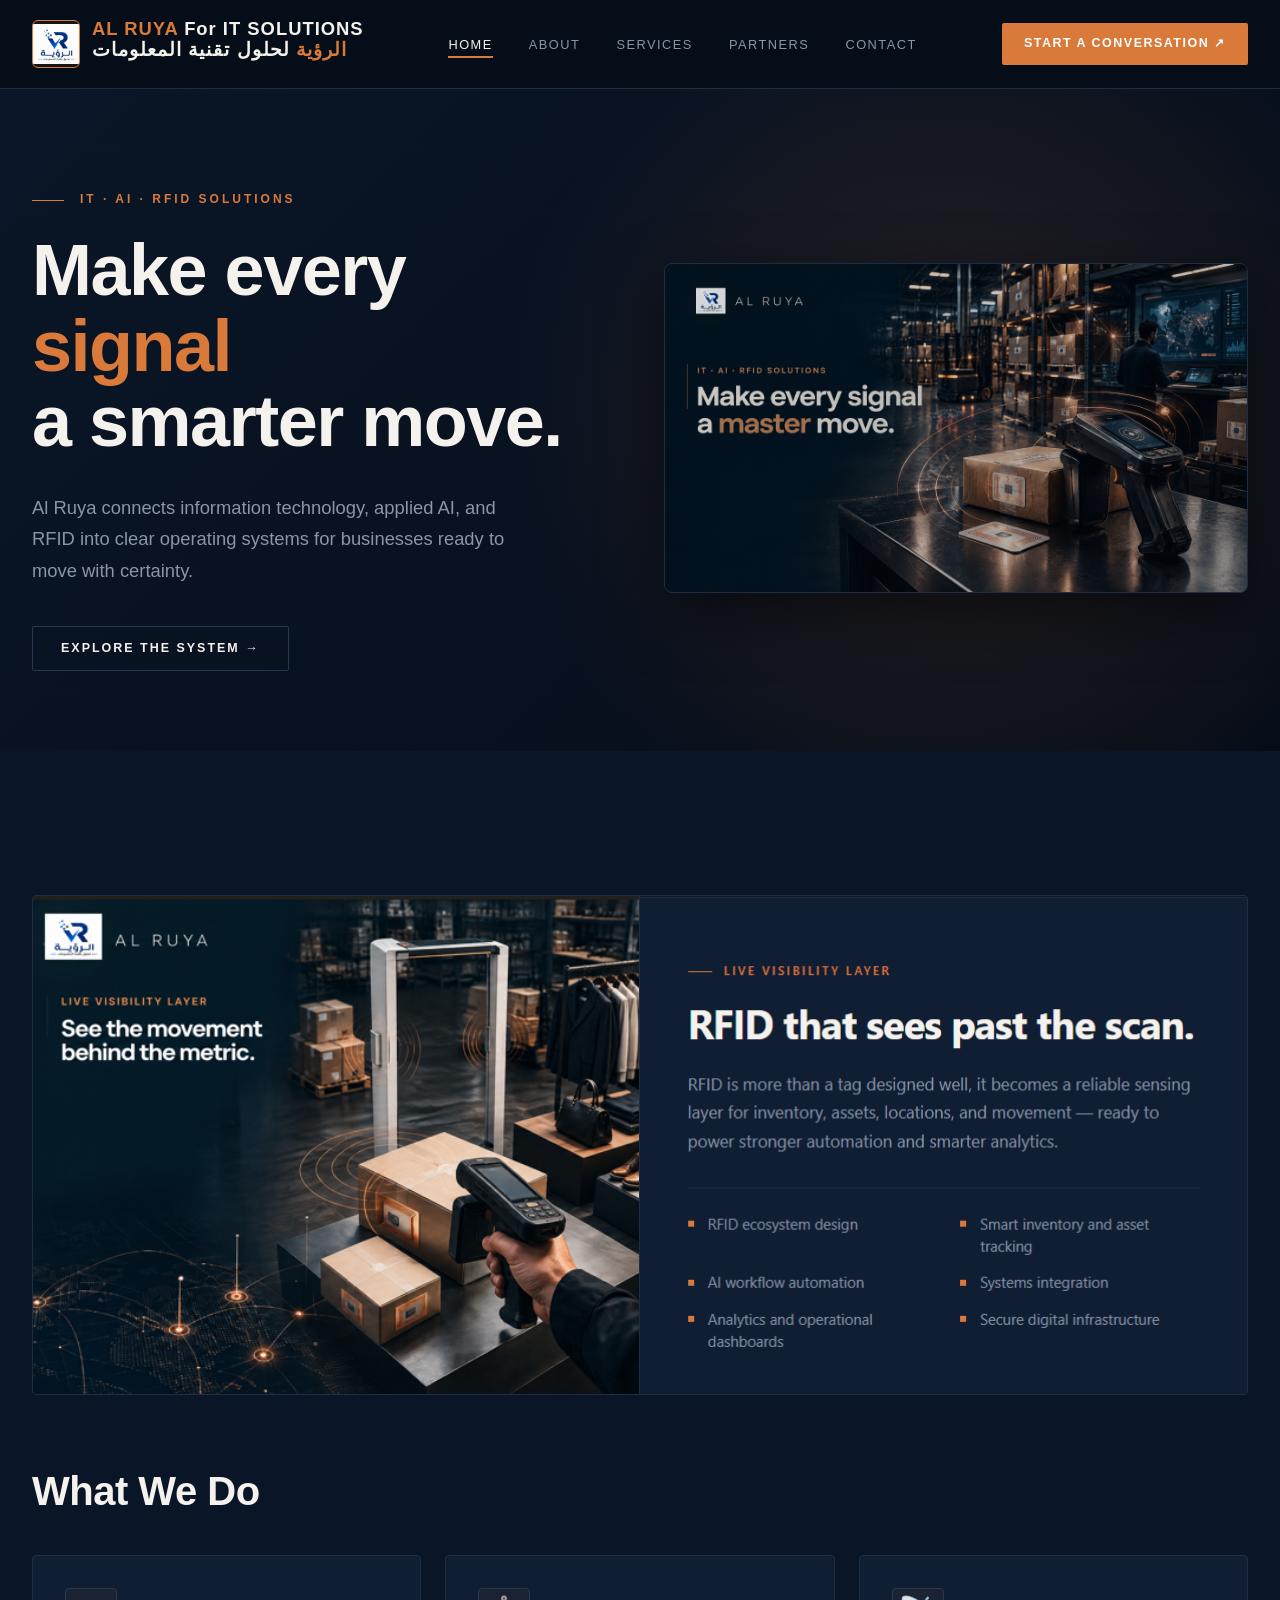
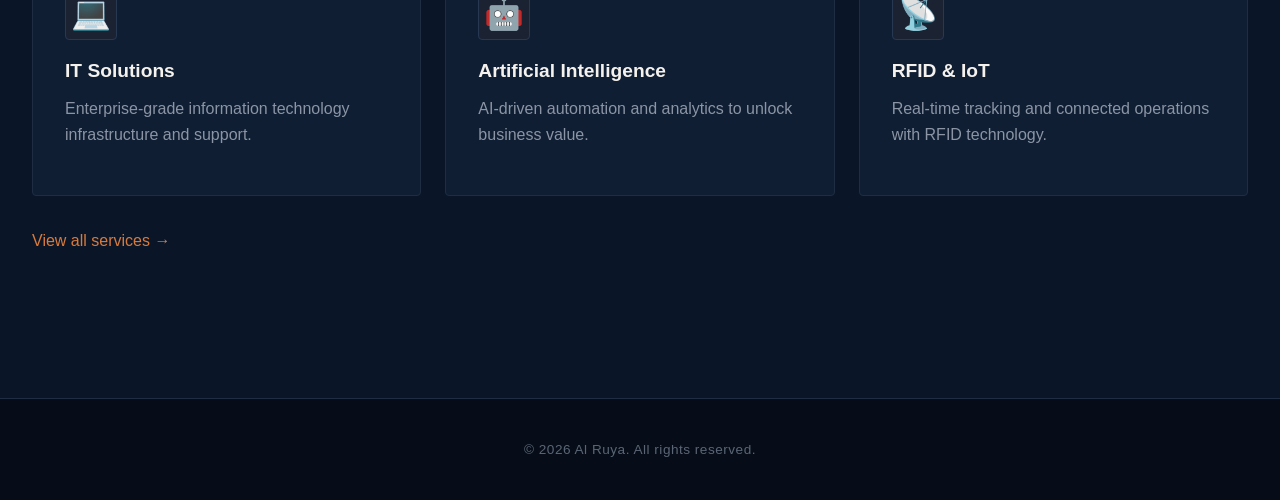
<file: index.html>
<!DOCTYPE html>
<html lang="en">
<head>
    <meta charset="UTF-8">
    <meta name="viewport" content="width=device-width, initial-scale=1.0">
    <meta name="description" content="Al Ruya delivers information technology, AI, RFID, and digital transformation solutions for connected operations.">
    <title>Al Ruya | IT, AI & RFID Solutions</title>
    <link rel="stylesheet" href="style.css">
</head>
<body>
    <header>
        <nav>
            <div class="logo">
            <a href="index.html" class="logo-link" aria-label="Al Ruya home">
            <img src="logo.png" alt="Al Ruya Logo" class="logo-mark">
                <div class="logo-text">
                    <strong><span>AL RUYA</span> For IT SOLUTIONS</strong>
                    <strong><h3><span>الرؤية</span> لحلول تقنية المعلومات</h3></strong>
                </div>
            </a>
            </div>
            <ul>
                <li><a href="/index.html" class="active">Home</a></li>
                <li><a href="/about.html">About</a></li>
                <li><a href="/services.html">Services</a></li>
                <li><a href="/partners.html">Partners</a></li>
                <li><a href="/contact.html">Contact</a></li>
            </ul>
            <a href="contact.html" class="nav-cta">Start a Conversation ↗</a>
        </nav>
    </header>

    <!-- ===== HERO with image on the right ===== -->
    <section class="hero hero-with-image">
        <div class="hero-inner">
            <div class="hero-text">
                <span class="hero-tag">IT · AI · RFID Solutions</span>
                <h1>Make every <span class="accent">signal</span><br>a smarter move.</h1>
                <p>Al Ruya connects information technology, applied AI, and RFID into clear operating systems for businesses ready to move with certainty.</p>
                <button class="hero-btn" onclick="window.location.href='services.html'">
                    Explore the System →
                </button>
            </div>
            <div class="hero-image">
                <img src="al-ruya-hero-front.png" alt="Al Ruya RFID warehouse operations">
            </div>
        </div>
    </section>

    <main>
        <!-- ===== RFID Two-Image Banner (imageL + imageR) ===== -->
        <section class="rfid-banner">
            <img class="rfid-img-left"  src="al-ruya-rfid-imageL.png" alt="RFID handheld reader scanning boxes in a warehouse">
            <img class="rfid-img-right" src="al-ruya-rfid-imageR.png" alt="RFID that sees past the scan — live visibility layer">
        </section>

        <!-- ===== Services Grid ===== -->
        <section>
            <h2>What We Do</h2>
            <div class="grid">
                <div class="card">
                    <div class="icon">💻</div>
                    <h3>IT Solutions</h3>
                    <p>Enterprise-grade information technology infrastructure and support.</p>
                </div>
                <div class="card">
                    <div class="icon">🤖</div>
                    <h3>Artificial Intelligence</h3>
                    <p>AI-driven automation and analytics to unlock business value.</p>
                </div>
                <div class="card">
                    <div class="icon">📡</div>
                    <h3>RFID &amp; IoT</h3>
                    <p>Real-time tracking and connected operations with RFID technology.</p>
                </div>
            </div>
            <p style="margin-top: 2rem;">
                <a href="services.html">View all services →</a>
            </p>
        </section>
    </main>

    <footer>
        &copy; 2026 Al Ruya. All rights reserved.
    </footer>
</body>
</html>
</file>
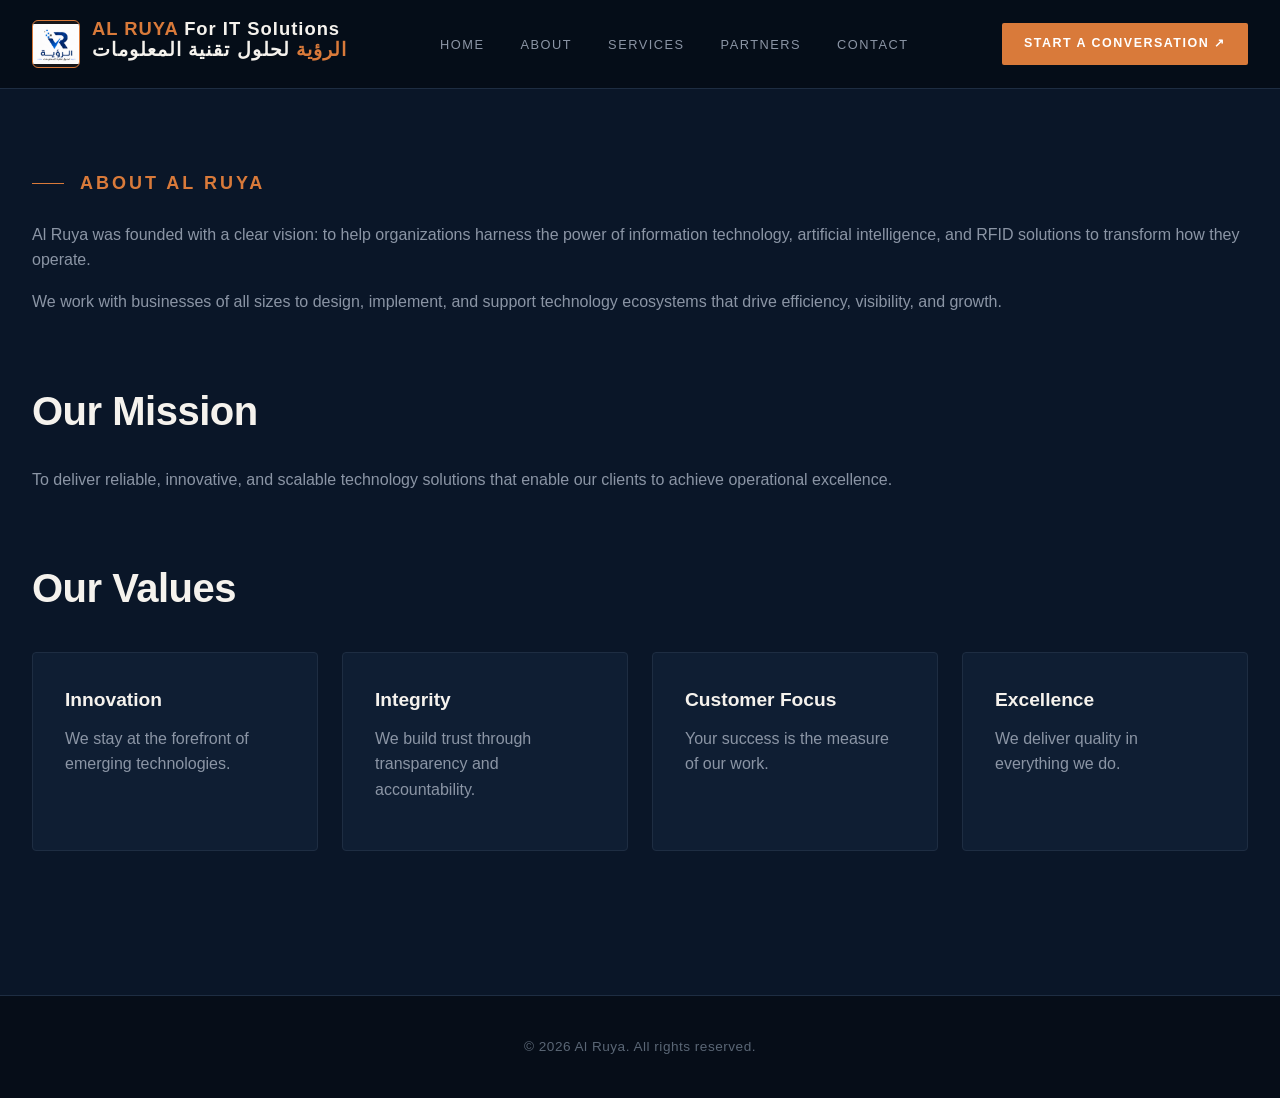
<file: about.html>
<!DOCTYPE html>
<html lang="en">
<head>
    <meta charset="UTF-8">
    <meta name="viewport" content="width=device-width, initial-scale=1.0">
    <meta name="description" content="Learn about Al Ruya's mission, vision, and team.">
    <title>About | Al Ruya</title>
    <link rel="stylesheet" href="style.css">
</head>
<body>
    <header>
   <nav>
  <div class="logo">
  <a href="index.html" class="logo-link" aria-label="Al Ruya home">
  <img src="logo.png" alt="Al Ruya Logo" class="logo-mark">
                 <div class="logo-text">
                <strong><span>AL RUYA</span> For IT Solutions</strong>
                <strong><h3><span> الرؤية </span> لحلول تقنية المعلومات  </span></h3></strong>
                </div>
  </a>
    </div>
    <ul>
        <li><a href="index.html">Home</a></li>
        <li><a href="about.html">About</a></li>
        <li><a href="services.html">Services</a></li>
        <li><a href="partners.html">Partners</a></li>
        <li><a href="contact.html">Contact</a></li>
    </ul>
    <a href="contact.html" class="nav-cta">Start a Conversation ↗</a>
 </nav>
    </header>

    <main>
        <section>
        <span class="hero-tag"><h1>About AL Ruya</h1></span> 
            <p>
                Al Ruya was founded with a clear vision: to help organizations
                harness the power of information technology, artificial intelligence,
                and RFID solutions to transform how they operate.
            </p>
            <p>
                We work with businesses of all sizes to design, implement, and support
                technology ecosystems that drive efficiency, visibility, and growth.
            </p>
        </section>

        <section>
            <h2>Our Mission</h2>
            <p>
                To deliver reliable, innovative, and scalable technology solutions
                that enable our clients to achieve operational excellence.
            </p>
        </section>

        <section>
            <h2>Our Values</h2>
            <div class="grid">
                <div class="card">
                    <h3>Innovation</h3>
                    <p>We stay at the forefront of emerging technologies.</p>
                </div>
                <div class="card">
                    <h3>Integrity</h3>
                    <p>We build trust through transparency and accountability.</p>
                </div>
                <div class="card">
                    <h3>Customer Focus</h3>
                    <p>Your success is the measure of our work.</p>
                </div>
                <div class="card">
                    <h3>Excellence</h3>
                    <p>We deliver quality in everything we do.</p>
                </div>
            </div>
        </section>
    </main>

    <footer>
        &copy; 2026 Al Ruya. All rights reserved.
    </footer>
</body>
</html>
</file>
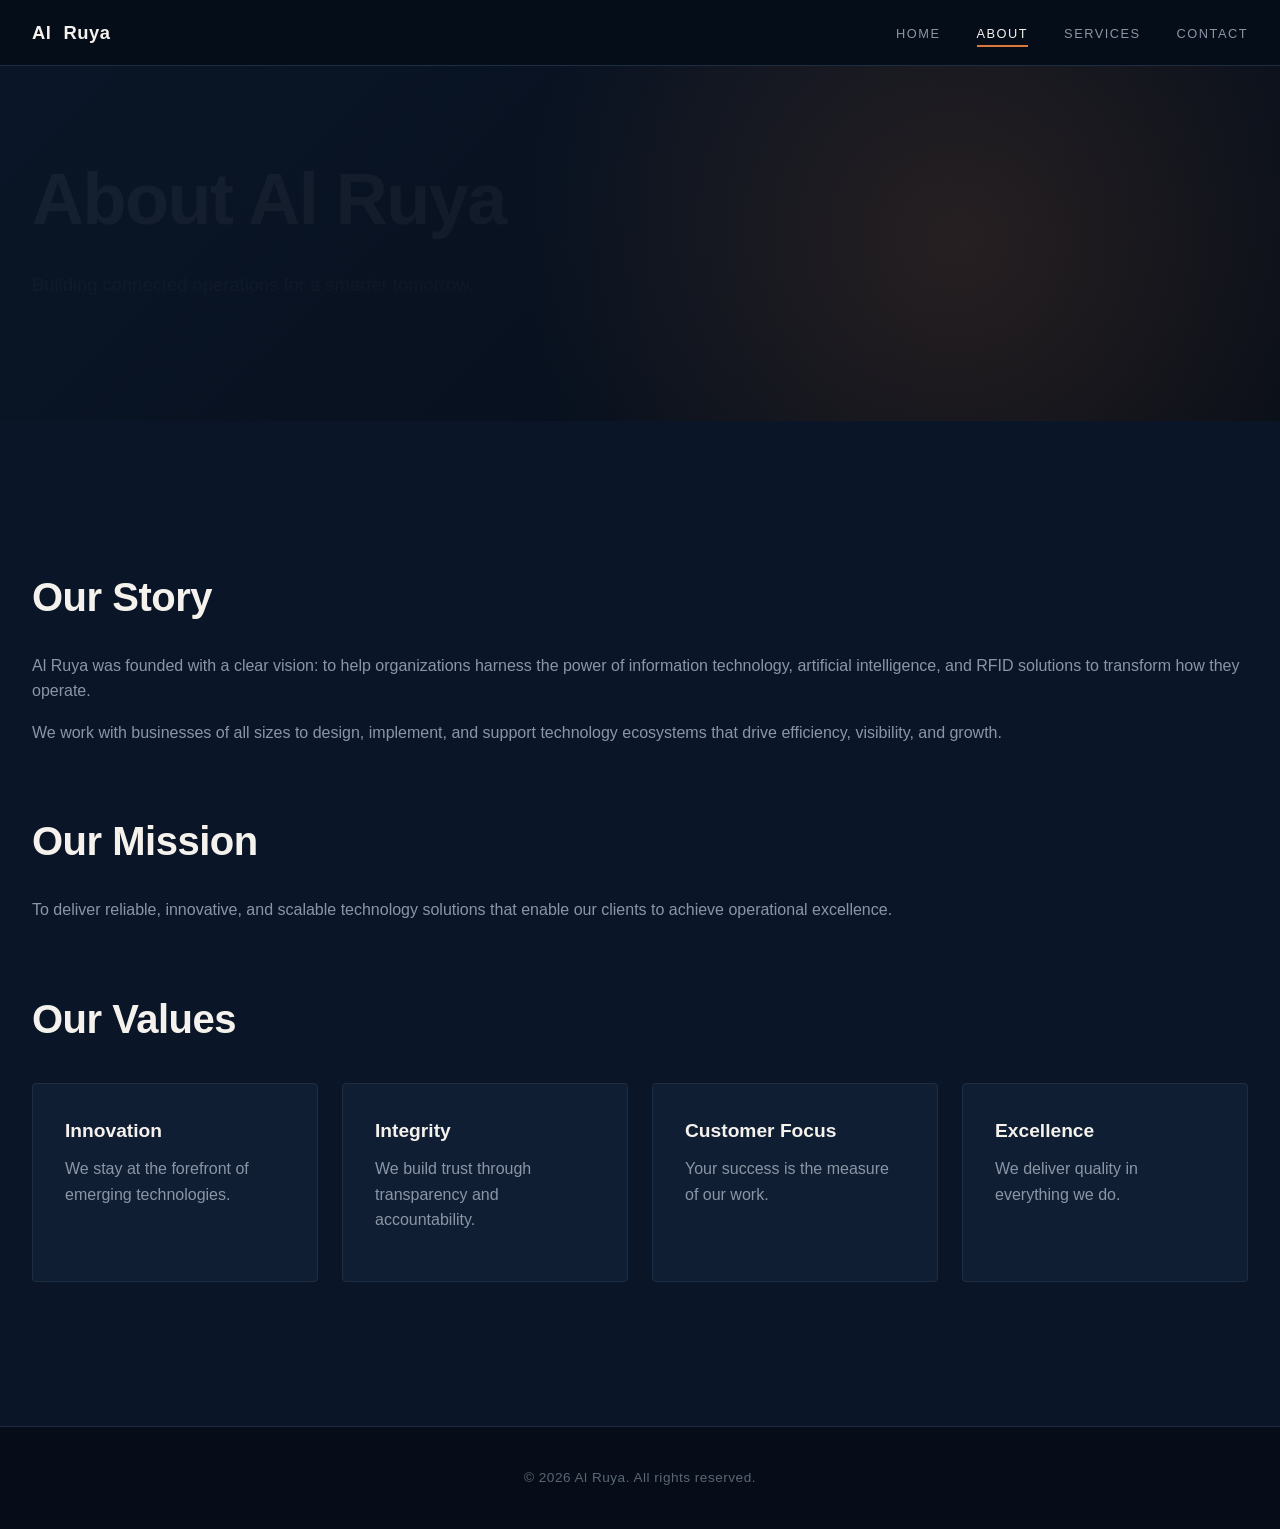
<file: about.html.html>
<!DOCTYPE html>
<html lang="en">
<head>
    <meta charset="UTF-8">
    <meta name="viewport" content="width=device-width, initial-scale=1.0">
    <meta name="description" content="Learn about Al Ruya's mission, vision, and team.">
    <title>About | Al Ruya</title>
    <link rel="stylesheet" href="style.css">
</head>
<body>
    <header>
        <nav>
            <div class="logo">Al <span>Ruya</span></div>
            <ul>
                <li><a href="index.html">Home</a></li>
                <li><a href="about.html" class="active">About</a></li>
                <li><a href="services.html">Services</a></li>
                <li><a href="contact.html">Contact</a></li>
            </ul>
        </nav>
    </header>

    <section class="hero">
        <h1>About Al Ruya</h1>
        <p>Building connected operations for a smarter tomorrow.</p>
    </section>

    <main>
        <section>
            <h2>Our Story</h2>
            <p>
                Al Ruya was founded with a clear vision: to help organizations
                harness the power of information technology, artificial intelligence,
                and RFID solutions to transform how they operate.
            </p>
            <p>
                We work with businesses of all sizes to design, implement, and support
                technology ecosystems that drive efficiency, visibility, and growth.
            </p>
        </section>

        <section>
            <h2>Our Mission</h2>
            <p>
                To deliver reliable, innovative, and scalable technology solutions
                that enable our clients to achieve operational excellence.
            </p>
        </section>

        <section>
            <h2>Our Values</h2>
            <div class="grid">
                <div class="card">
                    <h3>Innovation</h3>
                    <p>We stay at the forefront of emerging technologies.</p>
                </div>
                <div class="card">
                    <h3>Integrity</h3>
                    <p>We build trust through transparency and accountability.</p>
                </div>
                <div class="card">
                    <h3>Customer Focus</h3>
                    <p>Your success is the measure of our work.</p>
                </div>
                <div class="card">
                    <h3>Excellence</h3>
                    <p>We deliver quality in everything we do.</p>
                </div>
            </div>
        </section>
    </main>

    <footer>
        &copy; 2026 Al Ruya. All rights reserved.
    </footer>
</body>
</html>
</file>
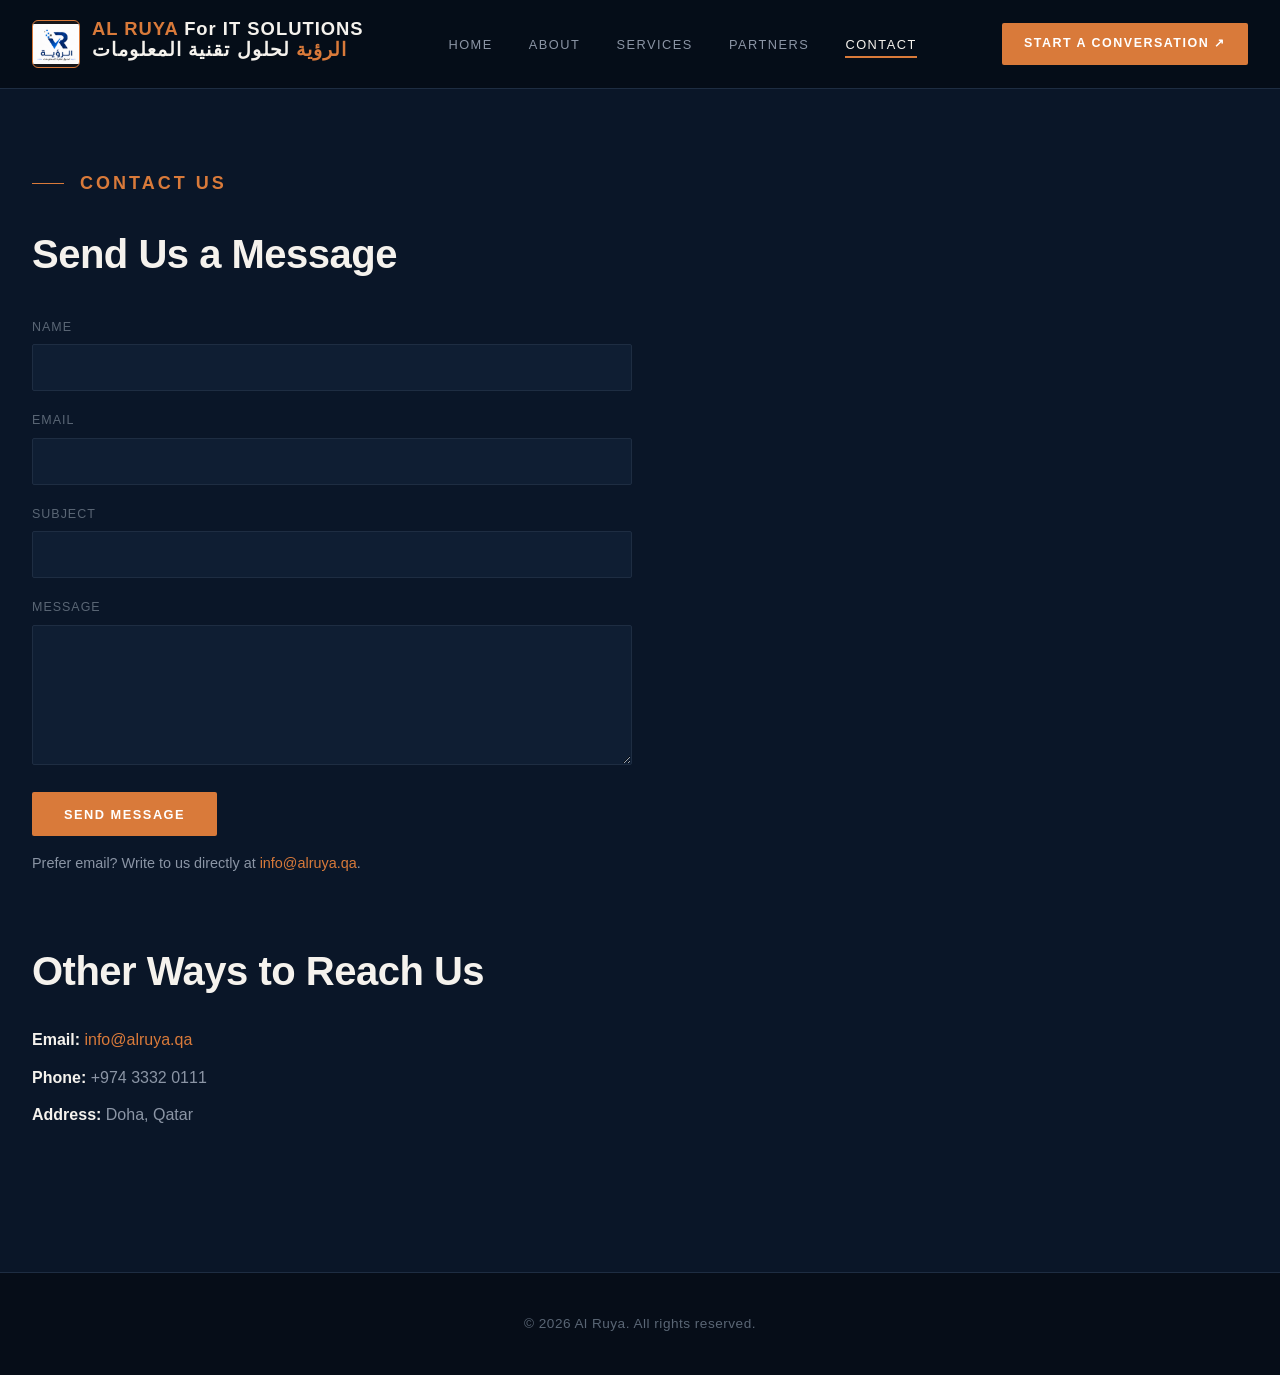
<file: contact (3).html>
<!DOCTYPE html>
<html lang="en">
<head>
    <meta charset="UTF-8">
    <meta name="viewport" content="width=device-width, initial-scale=1.0">
    <meta name="description" content="Contact Al Ruya for IT, AI, and RFID solutions.">
    <title>Contact | Al Ruya</title>
    <link rel="stylesheet" href="style.css">
</head>
<body>
    <header>
        <nav>
            <div class="logo">
                <a href="index.html" class="logo-link" aria-label="Al Ruya home">
                    <img src="logo.png" alt="Al Ruya Logo" class="logo-mark">
                    <div class="logo-text">
                        <strong><span>AL RUYA</span> For IT SOLUTIONS</strong>
                        <strong><h3><span>الرؤية</span> لحلول تقنية المعلومات</h3></strong>
                    </div>
                </a>
            </div>
            <ul>
                <li><a href="index.html">Home</a></li>
                <li><a href="about.html">About</a></li>
                <li><a href="services.html">Services</a></li>
                <li><a href="partners.html">Partners</a></li>
                <li><a href="contact.html" class="active">Contact</a></li>
            </ul>
            <a href="contact.html" class="nav-cta">Start a Conversation ↗</a>
        </nav>
    </header>

    <main>
        <section>
            <span class="hero-tag"><h1>Contact Us</h1></span>
            <h2>Send Us a Message</h2>

            <!--
              IMPORTANT: Replace "your-form-id" below with the real Formspree ID
              Example: https://formspree.io/f/xnqkabcd
            -->
            <form action="https://formspree.io/f/your-form-id" method="POST">
                <!-- Routes replies directly to the visitor -->
                <input type="hidden" name="_replyto" value="">
                <!-- Subject of the email you receive -->
                <input type="hidden" name="_subject" value="New message from alruya.qa">
                <!-- Disable Formspree's default captcha styling -->
                <input type="text" name="_gotcha" style="display:none">

                <label for="name">Name</label>
                <input type="text" id="name" name="name" required>

                <label for="email">Email</label>
                <input type="email" id="email" name="email" required>

                <label for="subject">Subject</label>
                <input type="text" id="subject" name="subject">

                <label for="message">Message</label>
                <textarea id="message" name="message" required></textarea>

                <button type="submit">Send Message</button>
            </form>

            <p style="margin-top: 1rem; font-size: 0.9rem;">
                Prefer email? Write to us directly at
                <a href="mailto:info@alruya.qa?subject=Website%20Inquiry">info@alruya.qa</a>.
            </p>
        </section>

        <section class="contact-info">
            <h2>Other Ways to Reach Us</h2>
            <p><strong>Email:</strong> <a href="mailto:info@alruya.qa">info@alruya.qa</a></p>
            <p><strong>Phone:</strong> +974 3332 0111</p>
            <p><strong>Address:</strong> Doha, Qatar</p>
        </section>
    </main>

    <footer>
        &copy; 2026 Al Ruya. All rights reserved.
    </footer>
</body>
</html>
</file>
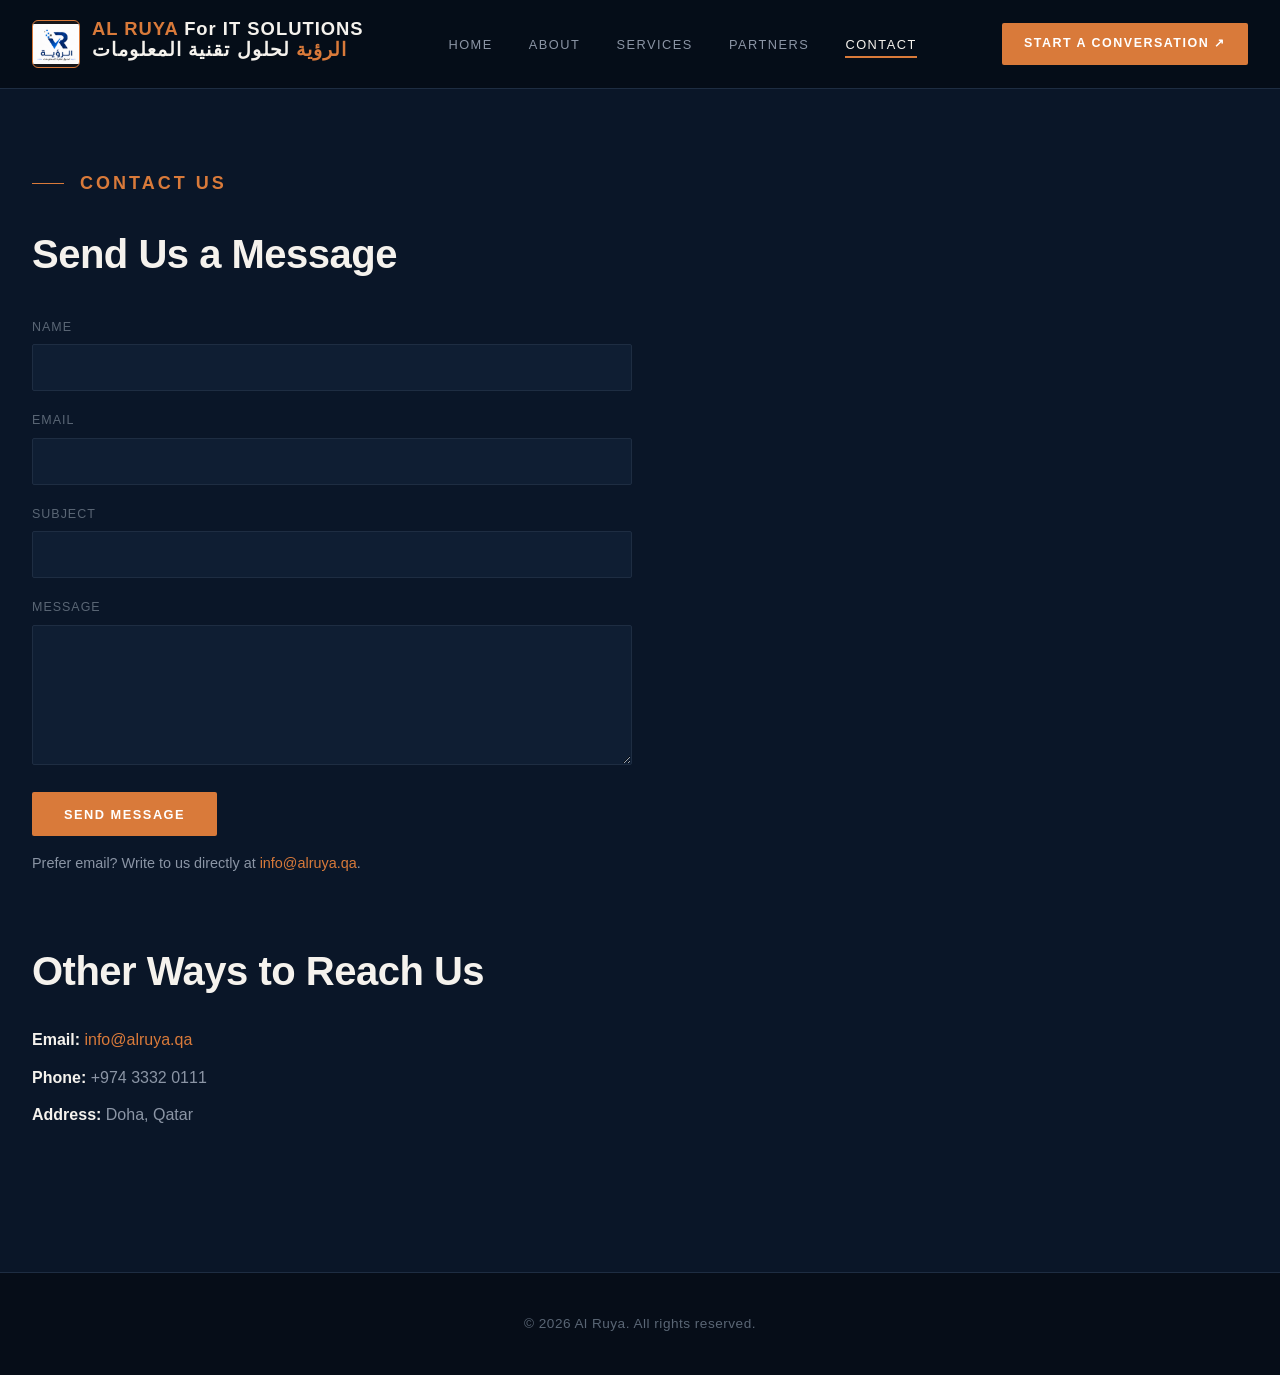
<file: contact.html>
<!DOCTYPE html>
<html lang="en">
<head>
    <meta charset="UTF-8">
    <meta name="viewport" content="width=device-width, initial-scale=1.0">
    <meta name="description" content="Contact Al Ruya for IT, AI, and RFID solutions.">
    <title>Contact | Al Ruya</title>
    <link rel="stylesheet" href="style.css">
</head>
<body>
    <header>
        <nav>
            <div class="logo">
                <a href="index.html" class="logo-link" aria-label="Al Ruya home">
                    <img src="logo.png" alt="Al Ruya Logo" class="logo-mark">
                    <div class="logo-text">
                        <strong><span>AL RUYA</span> For IT SOLUTIONS</strong>
                        <strong><h3><span>الرؤية</span> لحلول تقنية المعلومات</h3></strong>
                    </div>
                </a>
            </div>
            <ul>
                <li><a href="index.html">Home</a></li>
                <li><a href="about.html">About</a></li>
                <li><a href="services.html">Services</a></li>
                <li><a href="partners.html">Partners</a></li>
                <li><a href="contact.html" class="active">Contact</a></li>
            </ul>
            <a href="contact.html" class="nav-cta">Start a Conversation ↗</a>
        </nav>
    </header>

    <main>
        <section>
            <span class="hero-tag"><h1>Contact Us</h1></span>
            <h2>Send Us a Message</h2>

            <!--
              IMPORTANT: Replace "your-form-id" below with the real Formspree ID
              Example: https://formspree.io/f/xnqkabcd
            -->
                <form action="https://formspree.io/f/xppqojob" method="POST">
                <!-- Routes replies directly to the visitor -->
                <input type="hidden" name="_replyto" value="">
                <!-- Subject of the email you receive -->
                <input type="hidden" name="_subject" value="New message from alruya.qa">
                <!-- Disable Formspree's default captcha styling -->
                <input type="text" name="_gotcha" style="display:none">

                <label for="name">Name</label>
                <input type="text" id="name" name="name" required>

                <label for="email">Email</label>
                <input type="email" id="email" name="email" required>

                <label for="subject">Subject</label>
                <input type="text" id="subject" name="subject">

                <label for="message">Message</label>
                <textarea id="message" name="message" required></textarea>

                <button type="submit">Send Message</button>
            </form>

            <p style="margin-top: 1rem; font-size: 0.9rem;">
                Prefer email? Write to us directly at
                <a href="mailto:info@alruya.qa?subject=Website%20Inquiry">info@alruya.qa</a>.
            </p>
        </section>

        <section class="contact-info">
            <h2>Other Ways to Reach Us</h2>
            <p><strong>Email:</strong> <a href="mailto:info@alruya.qa">info@alruya.qa</a></p>
            <p><strong>Phone:</strong> +974 3332 0111</p>
            <p><strong>Address:</strong> Doha, Qatar</p>
        </section>
    </main>

    <footer>
        &copy; 2026 Al Ruya. All rights reserved.
    </footer>
</body>
</html>
</file>
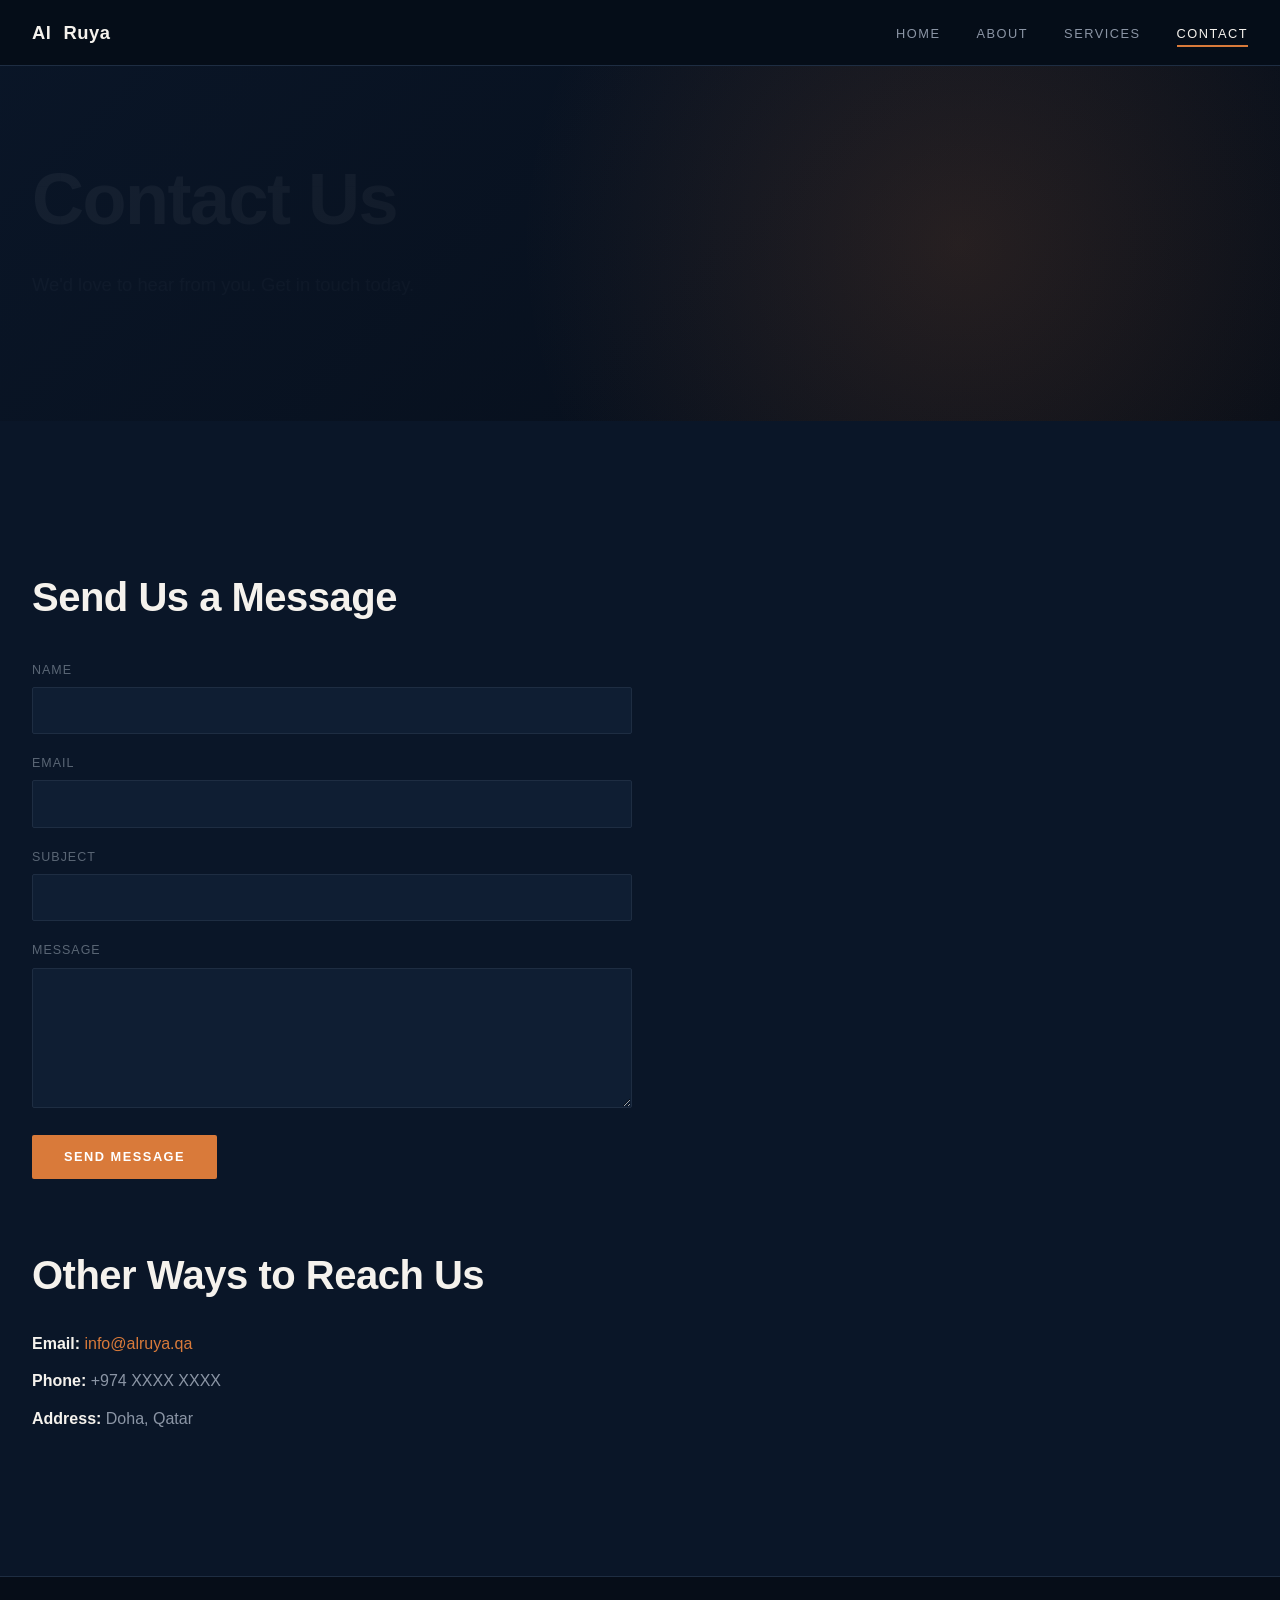
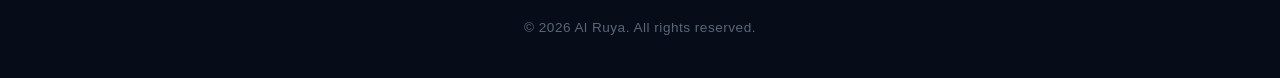
<file: contact.html.html>
<!DOCTYPE html>
<html lang="en">
<head>
    <meta charset="UTF-8">
    <meta name="viewport" content="width=device-width, initial-scale=1.0">
    <meta name="description" content="Contact Al Ruya for IT, AI, and RFID solutions.">
    <title>Contact | Al Ruya</title>
    <link rel="stylesheet" href="style.css">
</head>
<body>
    <header>
        <nav>
            <div class="logo">Al <span>Ruya</span></div>
            <ul>
                <li><a href="index.html">Home</a></li>
                <li><a href="about.html">About</a></li>
                <li><a href="services.html">Services</a></li>
                <li><a href="contact.html" class="active">Contact</a></li>
            </ul>
        </nav>
    </header>

    <section class="hero">
        <h1>Contact Us</h1>
        <p>We'd love to hear from you. Get in touch today.</p>
    </section>

    <main>
        <section>
            <h2>Send Us a Message</h2>
            <form action="https://formspree.io/f/your-form-id" method="POST">
                <label for="name">Name</label>
                <input type="text" id="name" name="name" required>

                <label for="email">Email</label>
                <input type="email" id="email" name="email" required>

                <label for="subject">Subject</label>
                <input type="text" id="subject" name="subject">

                <label for="message">Message</label>
                <textarea id="message" name="message" required></textarea>

                <button type="submit">Send Message</button>
            </form>
        </section>

        <section class="contact-info">
            <h2>Other Ways to Reach Us</h2>
            <p><strong>Email:</strong> <a href="mailto:info@alruya.qa">info@alruya.qa</a></p>
            <p><strong>Phone:</strong> +974 XXXX XXXX</p>
            <p><strong>Address:</strong> Doha, Qatar</p>
        </section>
    </main>

    <footer>
        &copy; 2026 Al Ruya. All rights reserved.
    </footer>
</body>
</html>
</file>
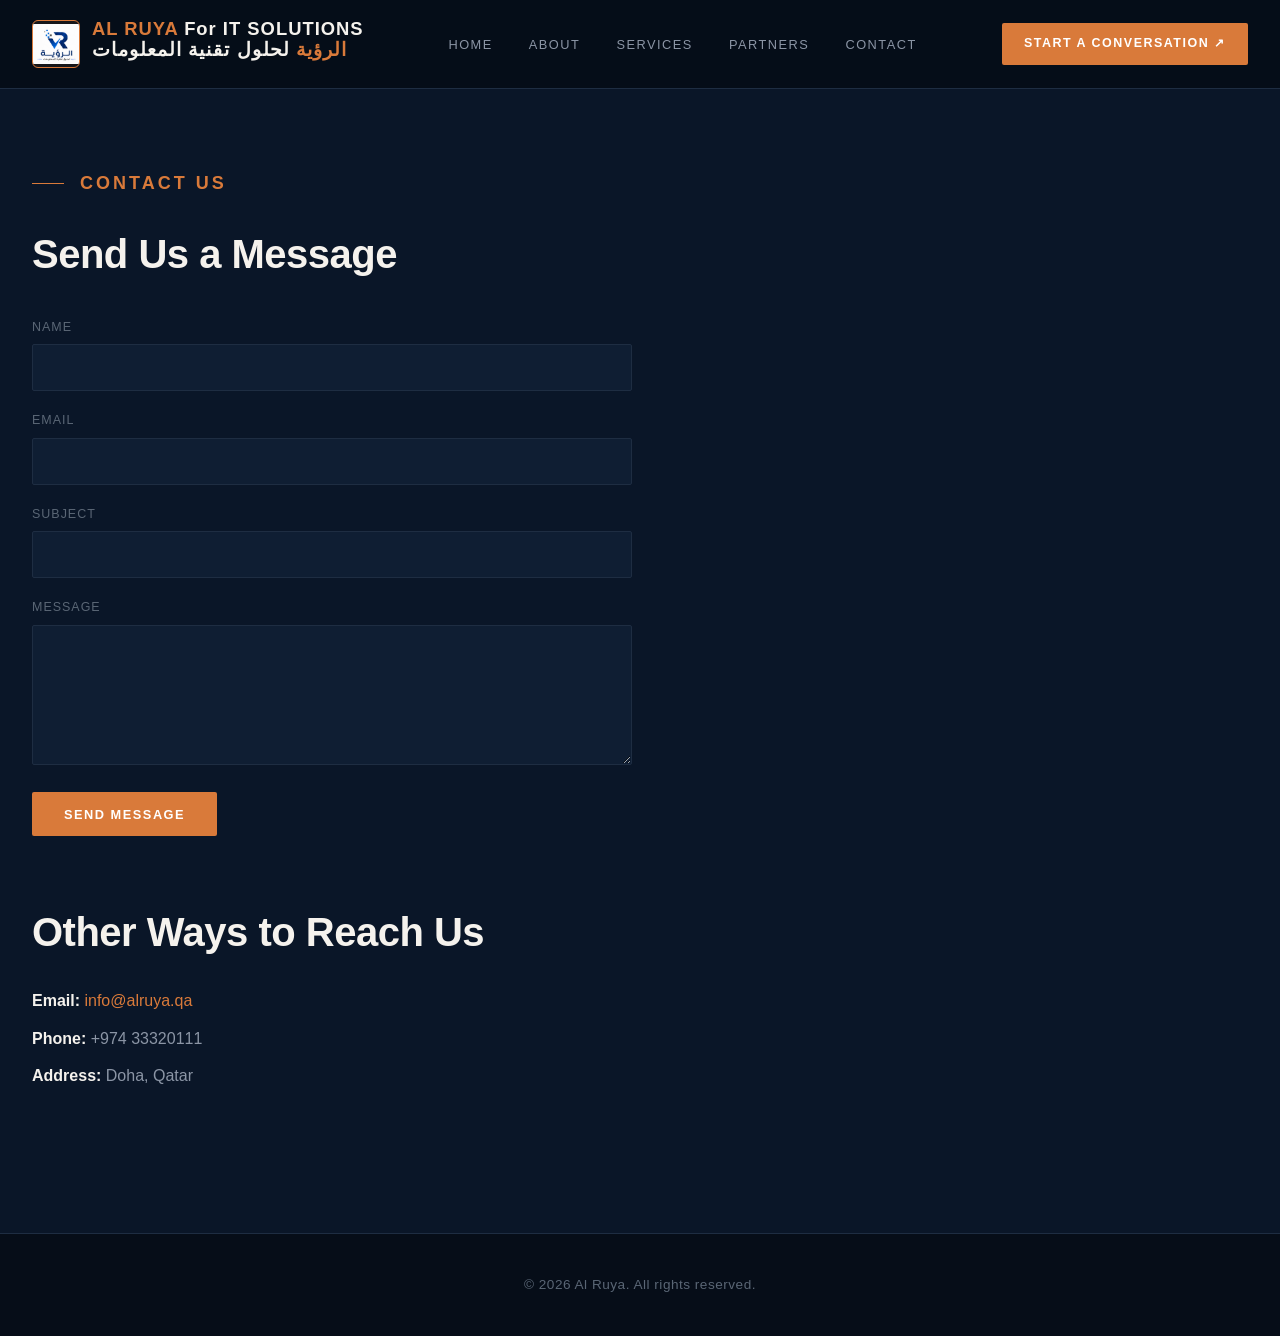
<file: contactOrig.html>
<!DOCTYPE html>
<html lang="en">
<head>
    <meta charset="UTF-8">
    <meta name="viewport" content="width=device-width, initial-scale=1.0">
    <meta name="description" content="Contact Al Ruya for IT, AI, and RFID solutions.">
    <title>Contact | Al Ruya</title>
    <link rel="stylesheet" href="style.css">
</head>
<body>
    <header>
 <nav>
   <div class="logo">
   <a href="index.html" class="logo-link" aria-label="Al Ruya home">    
   <img src="logo.png" alt="Al Ruya Logo" class="logo-mark">
                 <div class="logo-text">
                <strong><span>AL RUYA</span> For IT SOLUTIONS</strong>
                <strong><h3><span> الرؤية </span> لحلول تقنية المعلومات  </span></h3></strong>
                </div>
   </a>
    </div>
    <ul>
        <li><a href="index.html">Home</a></li>
        <li><a href="about.html">About</a></li>
        <li><a href="services.html">Services</a></li>
        <li><a href="partners.html">Partners</a></li>
        <li><a href="contact.html">Contact</a></li>
    </ul>
    <a href="contact.html" class="nav-cta">Start a Conversation ↗</a>
 </nav>
    </header>

    <main>
        <section>
            <span class="hero-tag"><h1>Contact Us</h1></span>
            <h2>Send Us a Message</h2>
            <form action="https://formspree.io/f/your-form-id" method="POST">
                <label for="name">Name</label>
                <input type="text" id="name" name="name" required>

                <label for="email">Email</label>
                <input type="email" id="email" name="email" required>

                <label for="subject">Subject</label>
                <input type="text" id="subject" name="subject">

                <label for="message">Message</label>
                <textarea id="message" name="message" required></textarea>

                <button type="submit">Send Message</button>
            </form>
        </section>

        <section class="contact-info">
            <h2>Other Ways to Reach Us</h2>
            <p><strong>Email:</strong> <a href="mailto:info@alruya.qa">info@alruya.qa</a></p>
            <p><strong>Phone:</strong> +974 33320111</p>
            <p><strong>Address:</strong> Doha, Qatar</p>
        </section>
    </main>

    <footer>
        &copy; 2026 Al Ruya. All rights reserved.
    </footer>
</body>
</html>
</file>
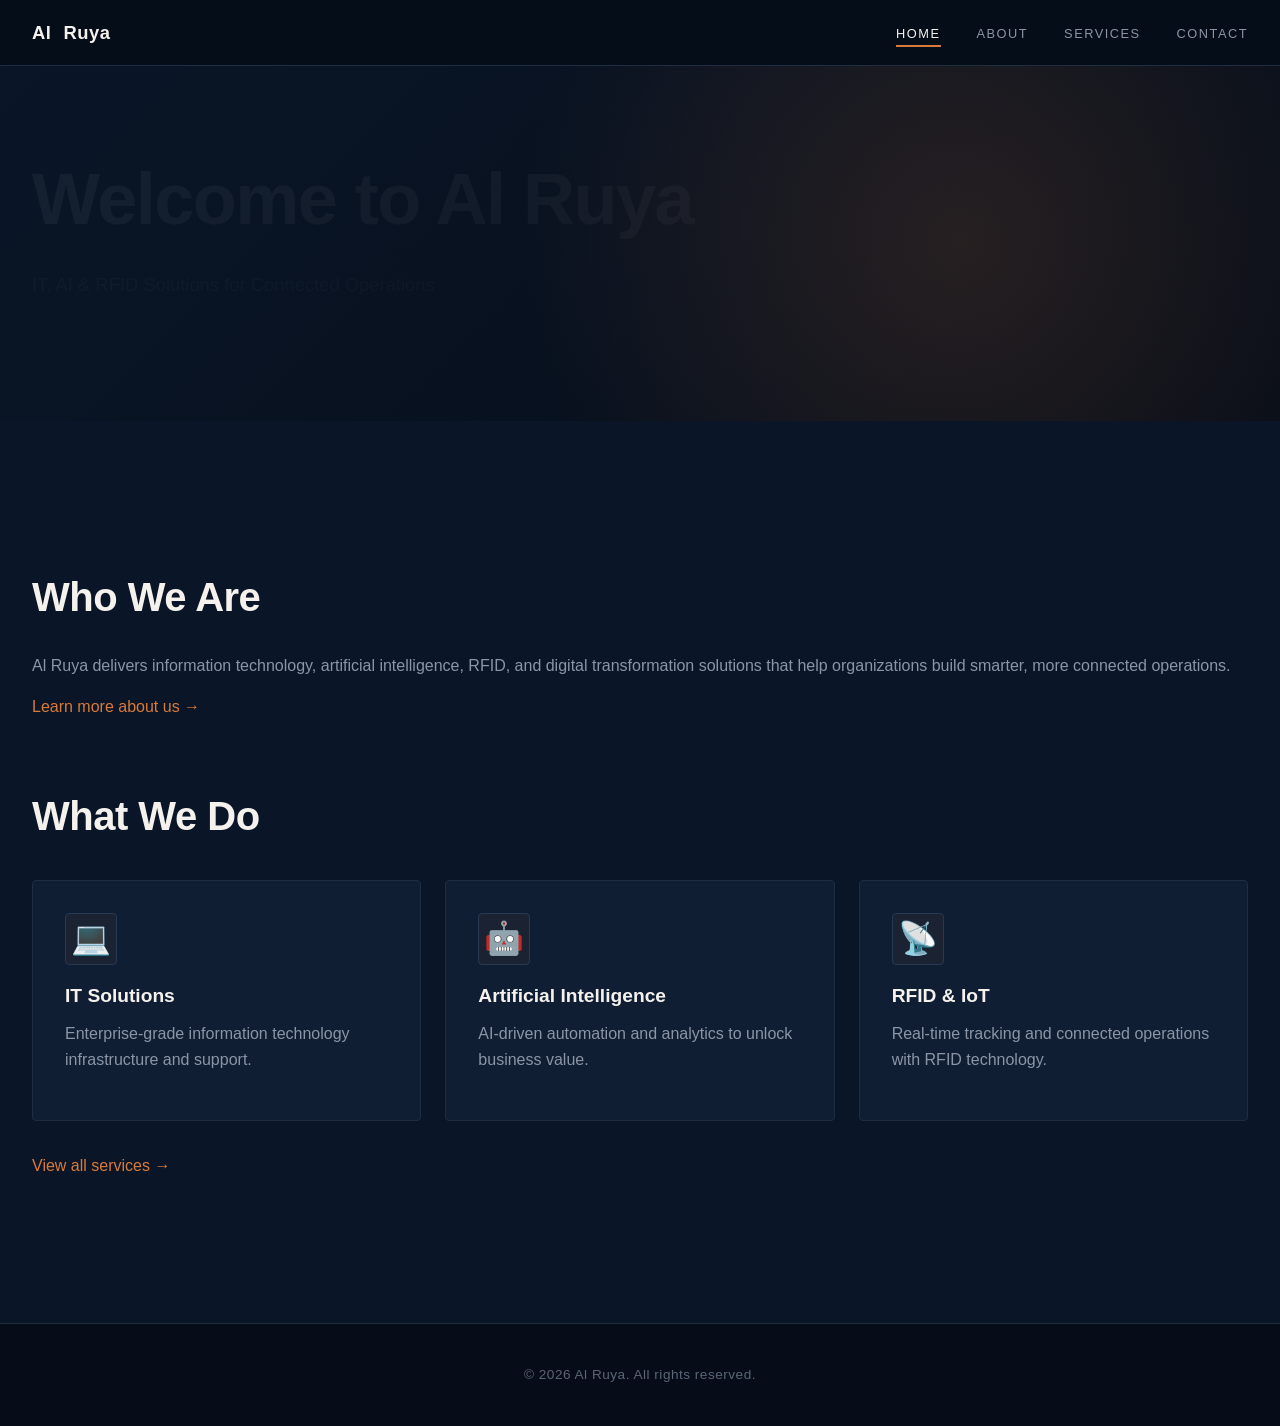
<file: index.html.html>
<!DOCTYPE html>
<html lang="en">
<head>
    <meta charset="UTF-8">
    <meta name="viewport" content="width=device-width, initial-scale=1.0">
    <meta name="description" content="Al Ruya delivers information technology, AI, RFID, and digital transformation solutions for connected operations.">
    <title>Al Ruya | IT, AI & RFID Solutions</title>
    <link rel="stylesheet" href="style.css">
</head>
<body>
    <header>
        <nav>
            <div class="logo">Al <span>Ruya</span></div>
            <ul>
                <li><a href="index.html" class="active">Home</a></li>
                <li><a href="about.html">About</a></li>
                <li><a href="services.html">Services</a></li>
                <li><a href="contact.html">Contact</a></li>
            </ul>
        </nav>
    </header>

    <section class="hero">
        <h1>Welcome to Al Ruya</h1>
        <p>IT, AI &amp; RFID Solutions for Connected Operations</p>
    </section>

    <main>
        <section>
            <h2>Who We Are</h2>
            <p>
                Al Ruya delivers information technology, artificial intelligence, RFID,
                and digital transformation solutions that help organizations build
                smarter, more connected operations.
            </p>
            <p>
                <a href="about.html">Learn more about us →</a>
            </p>
        </section>

        <section>
            <h2>What We Do</h2>
            <div class="grid">
                <div class="card">
                    <div class="icon">💻</div>
                    <h3>IT Solutions</h3>
                    <p>Enterprise-grade information technology infrastructure and support.</p>
                </div>
                <div class="card">
                    <div class="icon">🤖</div>
                    <h3>Artificial Intelligence</h3>
                    <p>AI-driven automation and analytics to unlock business value.</p>
                </div>
                <div class="card">
                    <div class="icon">📡</div>
                    <h3>RFID &amp; IoT</h3>
                    <p>Real-time tracking and connected operations with RFID technology.</p>
                </div>
            </div>
            <p style="margin-top: 2rem;">
                <a href="services.html">View all services →</a>
            </p>
        </section>
    </main>

    <footer>
        &copy; 2026 Al Ruya. All rights reserved.
    </footer>
</body>
</html>
</file>
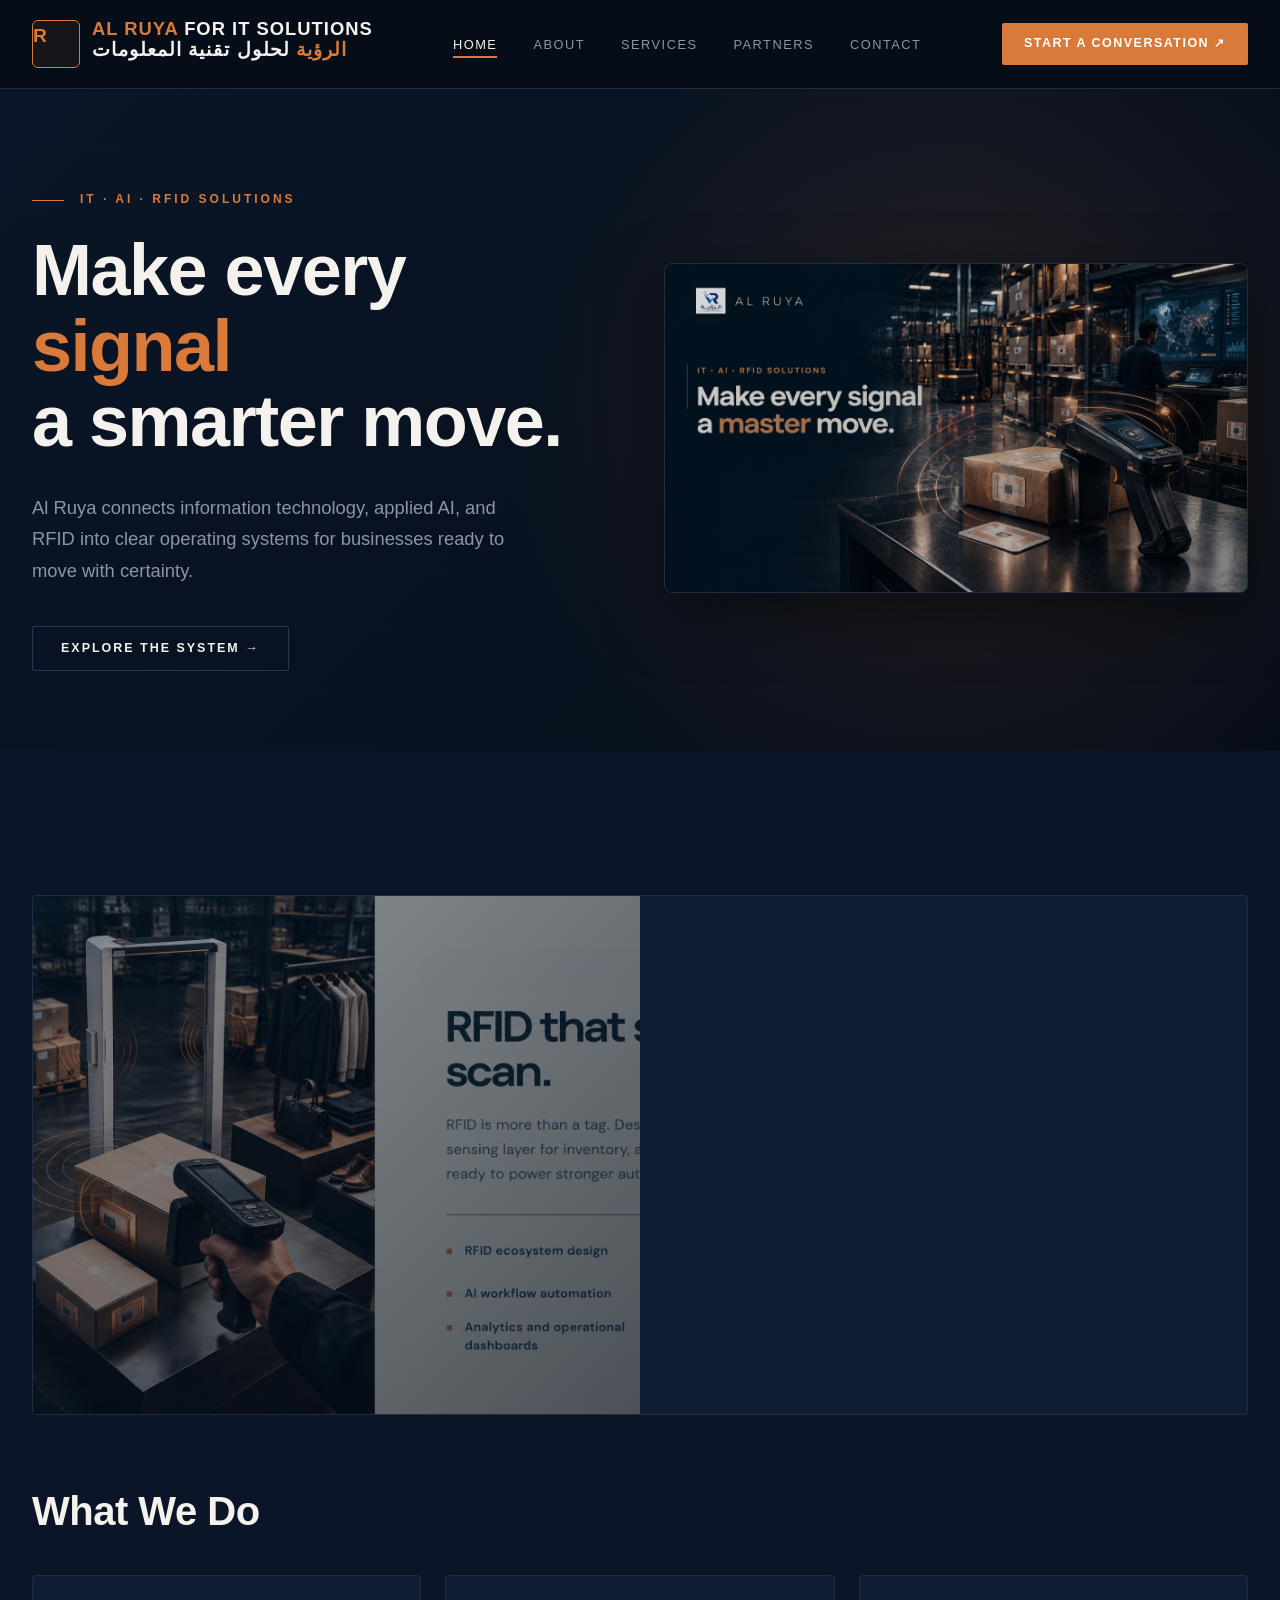
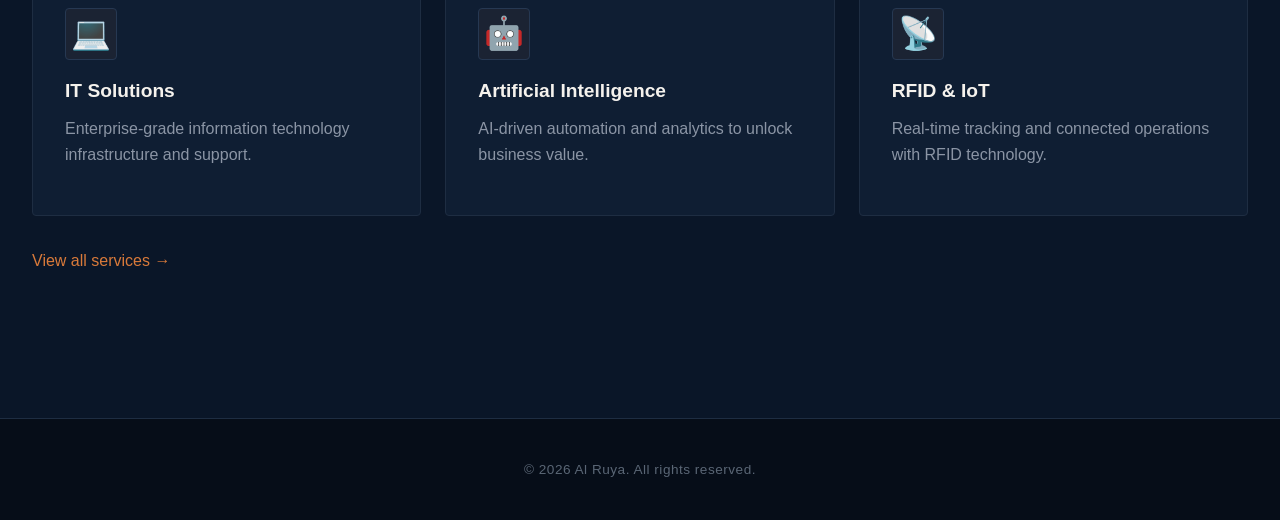
<file: indexxx.html>
<!DOCTYPE html>
<html lang="en">
<head>
    <meta charset="UTF-8">
    <meta name="viewport" content="width=device-width, initial-scale=1.0">
    <meta name="description" content="Al Ruya delivers information technology, AI, RFID, and digital transformation solutions for connected operations.">
    <title>Al Ruya | IT, AI & RFID Solutions</title>
    <link rel="stylesheet" href="style.css">
</head>
<body>
    <header>
        <nav>
            <div class="logo">
                <div class="logo-mark">R</div>
                <div class="logo-text">
                    <strong><span>AL RUYA</span> FOR IT SOLUTIONS</strong>
                    <strong><h3><span>الرؤية</span> لحلول تقنية المعلومات</h3></strong>
                </div>
            </div>
            <ul>
                <li><a href="/index.html" class="active">Home</a></li>
                <li><a href="/about.html">About</a></li>
                <li><a href="/services.html">Services</a></li>
                <li><a href="/partners.html">Partners</a></li>
                <li><a href="/contact.html">Contact</a></li>
            </ul>
            <a href="contact.html" class="nav-cta">Start a Conversation ↗</a>
        </nav>
    </header>

    <!-- ===== HERO with image on the right ===== -->
    <section class="hero hero-with-image">
        <div class="hero-inner">
            <div class="hero-text">
                <span class="hero-tag">IT · AI · RFID Solutions</span>
                <h1>Make every <span class="accent">signal</span><br>a smarter move.</h1>
                <p>Al Ruya connects information technology, applied AI, and RFID into clear operating systems for businesses ready to move with certainty.</p>
                <button class="hero-btn" onclick="window.location.href='services.html'">
                    Explore the System →
                </button>
            </div>
            <div class="hero-image">
                <img src="al-ruya-hero-front.png" alt="Al Ruya RFID warehouse operations">
            </div>
        </div>
    </section>

    <main>
        <!-- ===== RFID Feature Split Section (updated image + text) ===== -->
        <div class="split-section">
            <div class="split-image" style="background-image: url('al-ruya-rfid-hd.png');"></div>
            </div>
        </div>

        <!-- ===== Services Grid ===== -->
        <section>
            <h2>What We Do</h2>
            <div class="grid">
                <div class="card">
                    <div class="icon">💻</div>
                    <h3>IT Solutions</h3>
                    <p>Enterprise-grade information technology infrastructure and support.</p>
                </div>
                <div class="card">
                    <div class="icon">🤖</div>
                    <h3>Artificial Intelligence</h3>
                    <p>AI-driven automation and analytics to unlock business value.</p>
                </div>
                <div class="card">
                    <div class="icon">📡</div>
                    <h3>RFID &amp; IoT</h3>
                    <p>Real-time tracking and connected operations with RFID technology.</p>
                </div>
            </div>
            <p style="margin-top: 2rem;">
                <a href="services.html">View all services →</a>
            </p>
        </section>
    </main>

    <footer>
        &copy; 2026 Al Ruya. All rights reserved.
    </footer>
</body>
</html>
</file>
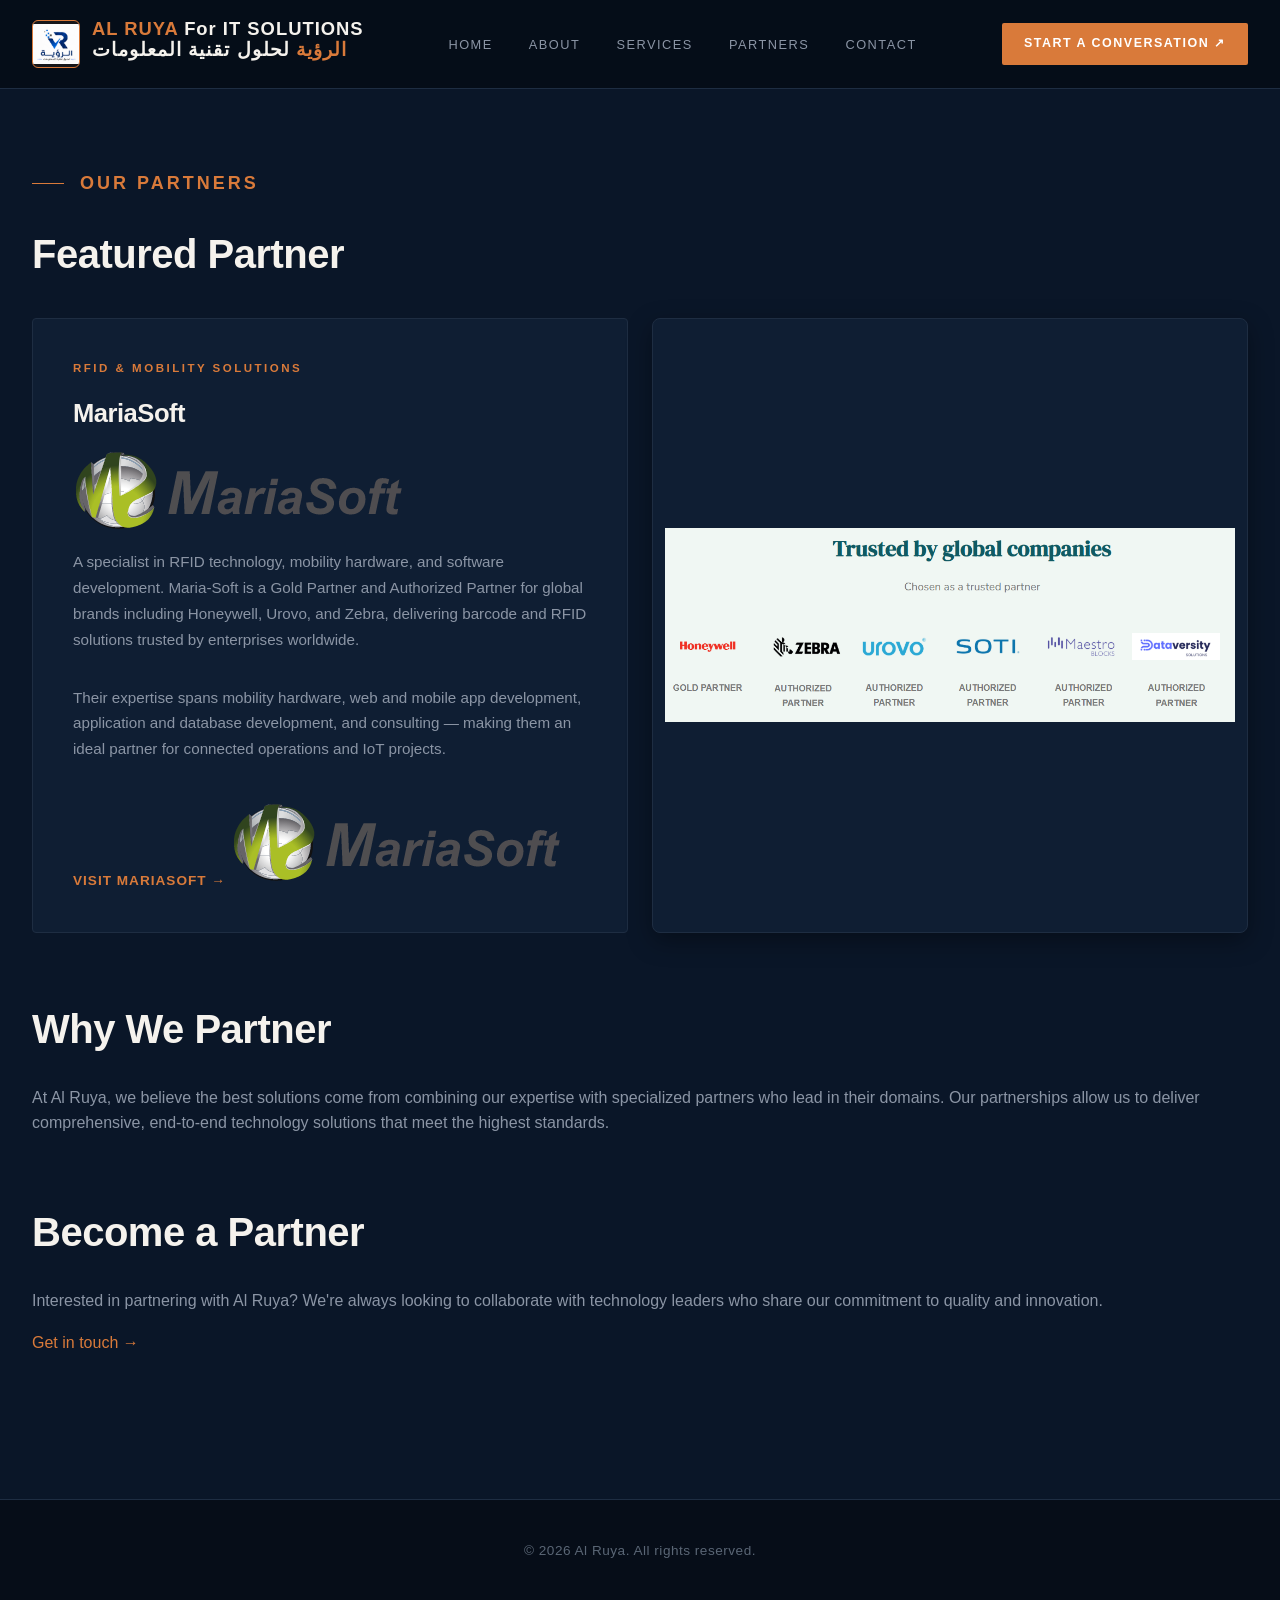
<file: partners.html>
<!DOCTYPE html>
<html lang="en">
<head>
    <meta charset="UTF-8">
    <meta name="viewport" content="width=device-width, initial-scale=1.0">
    <meta name="description" content="Al Ruya's trusted technology partners, including Maria-Soft — a leader in RFID and mobility solutions.">
    <title>Partners | Al Ruya</title>
    <link rel="stylesheet" href="style.css">
</head>
<body>
    <header>
<nav>
    <div class="logo">
    <a href="index.html" class="logo-link" aria-label="Al Ruya home">    
    <img src="logo.png" alt="Al Ruya Logo" class="logo-mark">
                 <div class="logo-text">
                <strong><span>AL RUYA</span> For IT SOLUTIONS</strong>
                <strong><h3><span> الرؤية </span> لحلول تقنية المعلومات  </span></h3></strong>
                </div>
    </a>    
    </div>
    <ul>
        <li><a href="index.html">Home</a></li>
        <li><a href="about.html">About</a></li>
        <li><a href="services.html">Services</a></li>
        <li><a href="partners.html">Partners</a></li>
        <li><a href="contact.html">Contact</a></li>
    </ul>
    <a href="contact.html" class="nav-cta">Start a Conversation ↗</a>
 </nav>
    </header>

    <main>
        <section>
        <span class="hero-tag"><h1>Our Partners</h1></span>
            <h2>Featured Partner</h2>
            <div class="grid">
                <div class="partner-card">
                    <div class="partner-tag">RFID &amp; Mobility Solutions</div>
                    <div class="partner-name">MariaSoft</div>
                    <img src="MariaSoft Logo.png">
                    <p class="partner-desc">
                        A specialist in RFID technology, mobility hardware, and software
                        development. Maria-Soft is a Gold Partner and Authorized Partner
                        for global brands including Honeywell, Urovo, and Zebra, delivering
                        barcode and RFID solutions trusted by enterprises worldwide.
                    </p>
                    <p class="partner-desc">
                        Their expertise spans mobility hardware, web and mobile app
                        development, application and database development, and consulting
                        — making them an ideal partner for connected operations and IoT
                        projects.
                    </p>
                    <a class="partner-link" href="https://maria-soft.com/" target="_blank" rel="noopener">
                        Visit MariaSoft → <img src="MariaSoft Logo.png">
                        

                    </a>
                </div>
                 <div class="partner-logos">
                 <img src="maria_soft_partners.png" alt="Maria-Soft partner brands: Honeywell, Zebra, Urovo, SOTI, MaestroBlocks, Dataversity">
                </div>
            </div>
        </section>

        <section>
            <h2>Why We Partner</h2>
            <p>
                At Al Ruya, we believe the best solutions come from combining our
                expertise with specialized partners who lead in their domains. Our
                partnerships allow us to deliver comprehensive, end-to-end technology
                solutions that meet the highest standards.
            </p>
        </section>

        <section>
            <h2>Become a Partner</h2>
            <p>
                Interested in partnering with Al Ruya? We're always looking to
                collaborate with technology leaders who share our commitment to
                quality and innovation.
            </p>
            <p>
                <a href="contact.html">Get in touch →</a>
            </p>
        </section>
    </main>

    <footer>
        &copy; 2026 Al Ruya. All rights reserved.
    </footer>
</body>
</html>
</file>
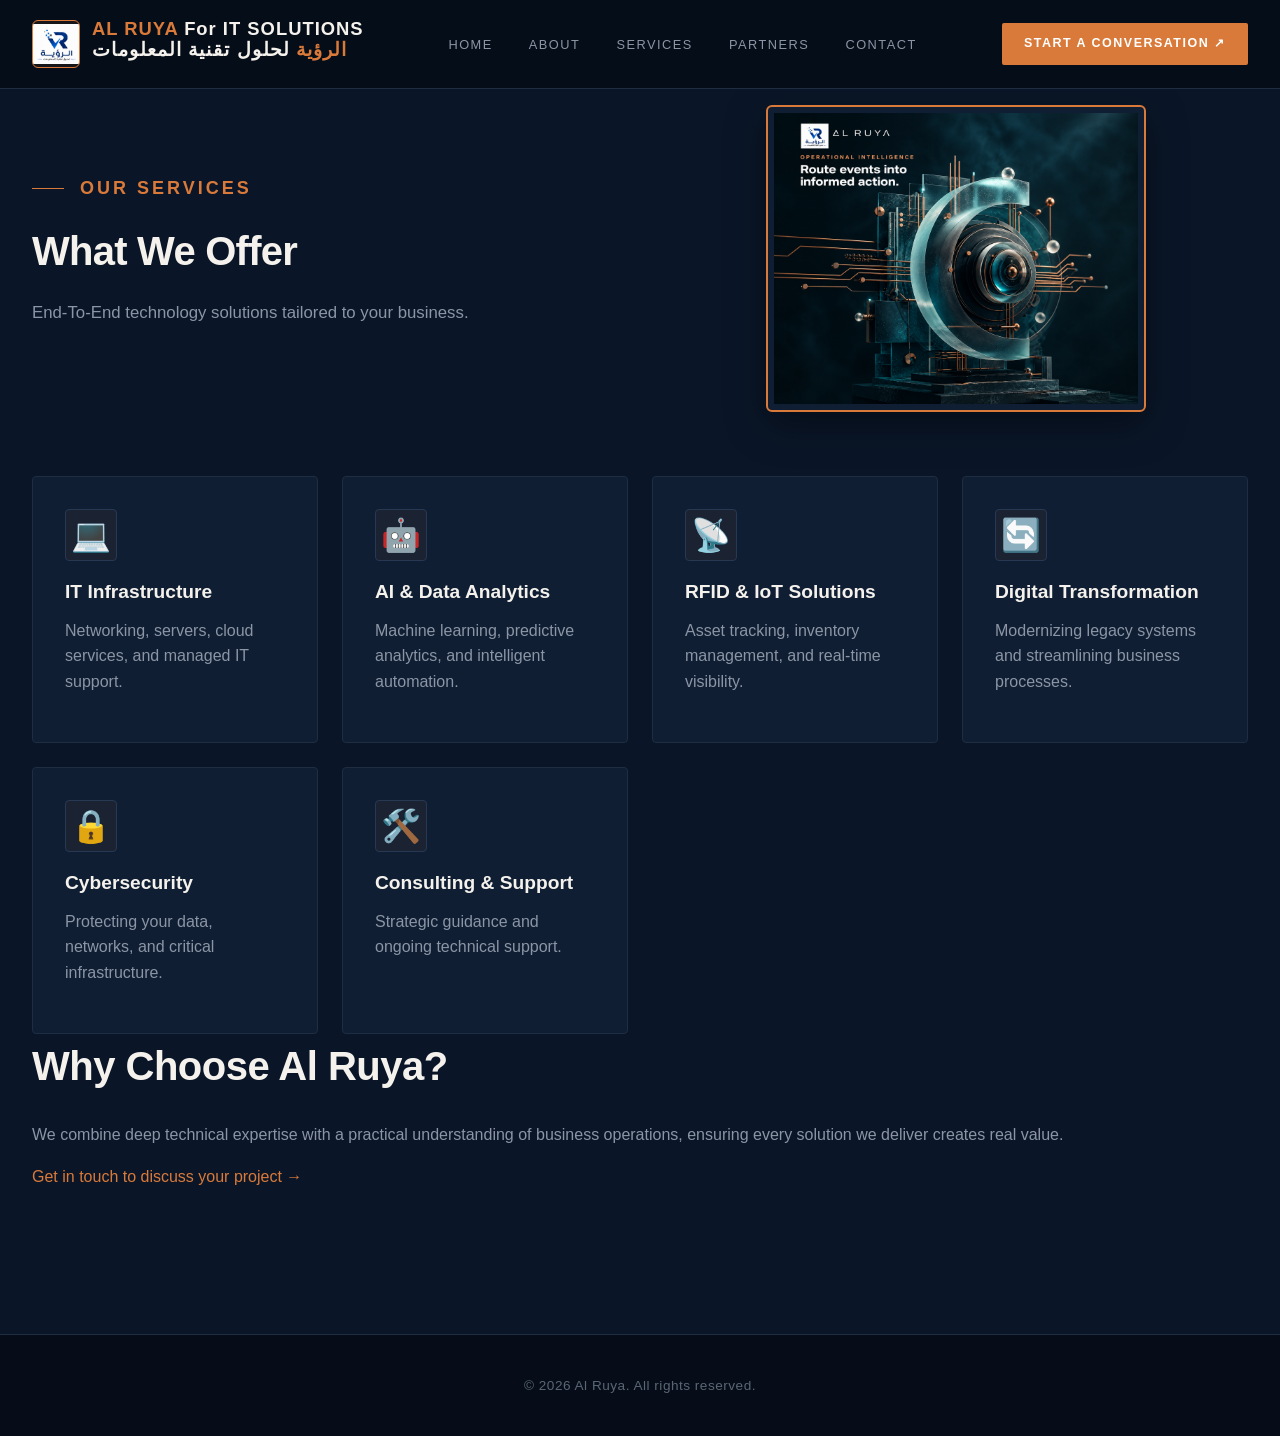
<file: services.html>
<!DOCTYPE html>
<html lang="en">
<head>
    <meta charset="UTF-8">
    <meta name="viewport" content="width=device-width, initial-scale=1.0">
    <meta name="description" content="Al Ruya's services: IT, AI, RFID, and digital transformation.">
    <title>Services | Al Ruya</title>
    <link rel="stylesheet" href="style.css">
</head>
<body>
    <header>
 <nav>
  <div class="logo">
  <a href="index.html" class="logo-link" aria-label="Al Ruya home">    
  <img src="logo.png" alt="Al Ruya Logo" class="logo-mark">
        <div class="logo-text">
        <strong><span>AL RUYA</span> For IT SOLUTIONS</strong>
        <strong><h3><span> الرؤية </span> لحلول تقنية المعلومات  </span></h3></strong>
        </div>
  </a>
    </div>
    <ul>
        <li><a href="index.html">Home</a></li>
        <li><a href="about.html">About</a></li>
        <li><a href="services.html">Services</a></li>
        <li><a href="partners.html">Partners</a></li>
        <li><a href="contact.html">Contact</a></li>
    </ul>
    <a href="contact.html" class="nav-cta">Start a Conversation ↗</a>
 </nav>
    </header>
<main>
    <!-- ===== Our Services — Text Left, Image Right ===== -->
    <section class="services-intro">
        <div class="services-intro-text">
             <span class="hero-tag"><h1>Our Services</h1></span>
            <h2>What We Offer</h2>
            <p>End-To-End technology solutions tailored to your business.</p>
        </div>
        <div class="services-intro-image">
            <img src="al-ruya-services.png" alt="Al Ruya Services">
        </div>
    </section>
            <div class="grid">
                <div class="card">
                    <div class="icon">💻</div>
                    <h3>IT Infrastructure</h3>
                    <p>Networking, servers, cloud services, and managed IT support.</p>
                </div>
                <div class="card">
                    <div class="icon">🤖</div>
                    <h3>AI &amp; Data Analytics</h3>
                    <p>Machine learning, predictive analytics, and intelligent automation.</p>
                </div>
                <div class="card">
                    <div class="icon">📡</div>
                    <h3>RFID &amp; IoT Solutions</h3>
                    <p>Asset tracking, inventory management, and real-time visibility.</p>
                </div>
                <div class="card">
                    <div class="icon">🔄</div>
                    <h3>Digital Transformation</h3>
                    <p>Modernizing legacy systems and streamlining business processes.</p>
                </div>
                <div class="card">
                    <div class="icon">🔒</div>
                    <h3>Cybersecurity</h3>
                    <p>Protecting your data, networks, and critical infrastructure.</p>
                </div>
                <div class="card">
                    <div class="icon">🛠️</div>
                    <h3>Consulting &amp; Support</h3>
                    <p>Strategic guidance and ongoing technical support.</p>
                </div>
            </div>
        </section>

        <section>
            <h2>Why Choose Al Ruya?</h2>
            <p>
                We combine deep technical expertise with a practical understanding of
                business operations, ensuring every solution we deliver creates real value.
            </p>
            <p>
                <a href="contact.html">Get in touch to discuss your project →</a>
            </p>
        </section>
    </main>

    <footer>
        &copy; 2026 Al Ruya. All rights reserved.
    </footer>
</body>
</html>
</file>
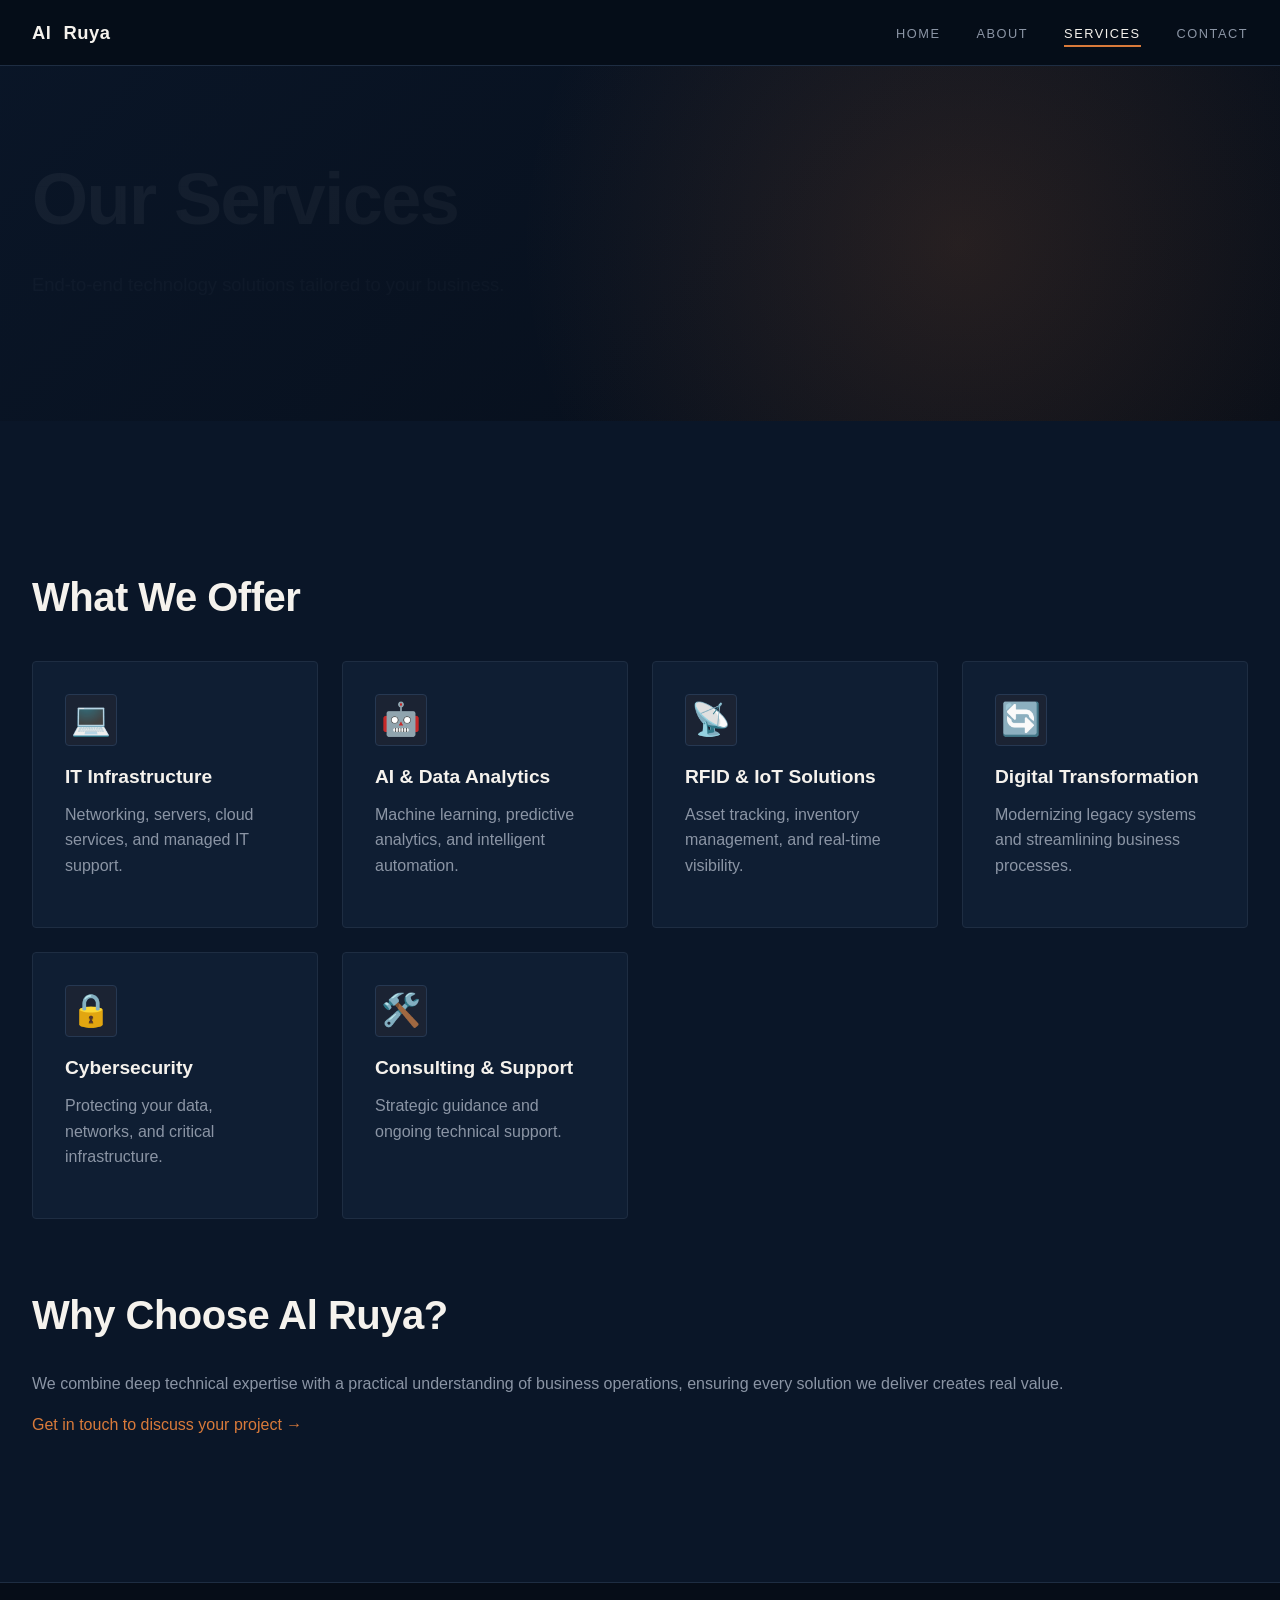
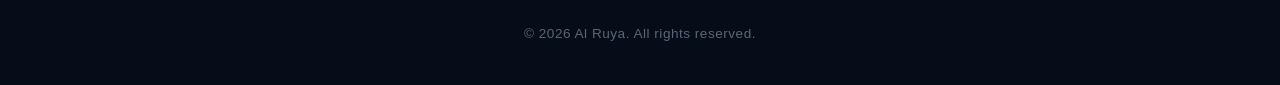
<file: services.html.html>
<!DOCTYPE html>
<html lang="en">
<head>
    <meta charset="UTF-8">
    <meta name="viewport" content="width=device-width, initial-scale=1.0">
    <meta name="description" content="Al Ruya's services: IT, AI, RFID, and digital transformation.">
    <title>Services | Al Ruya</title>
    <link rel="stylesheet" href="style.css">
</head>
<body>
    <header>
        <nav>
            <div class="logo">Al <span>Ruya</span></div>
            <ul>
                <li><a href="index.html">Home</a></li>
                <li><a href="about.html">About</a></li>
                <li><a href="services.html" class="active">Services</a></li>
                <li><a href="contact.html">Contact</a></li>
            </ul>
        </nav>
    </header>

    <section class="hero">
        <h1>Our Services</h1>
        <p>End-to-end technology solutions tailored to your business.</p>
    </section>

    <main>
        <section>
            <h2>What We Offer</h2>
            <div class="grid">
                <div class="card">
                    <div class="icon">💻</div>
                    <h3>IT Infrastructure</h3>
                    <p>Networking, servers, cloud services, and managed IT support.</p>
                </div>
                <div class="card">
                    <div class="icon">🤖</div>
                    <h3>AI &amp; Data Analytics</h3>
                    <p>Machine learning, predictive analytics, and intelligent automation.</p>
                </div>
                <div class="card">
                    <div class="icon">📡</div>
                    <h3>RFID &amp; IoT Solutions</h3>
                    <p>Asset tracking, inventory management, and real-time visibility.</p>
                </div>
                <div class="card">
                    <div class="icon">🔄</div>
                    <h3>Digital Transformation</h3>
                    <p>Modernizing legacy systems and streamlining business processes.</p>
                </div>
                <div class="card">
                    <div class="icon">🔒</div>
                    <h3>Cybersecurity</h3>
                    <p>Protecting your data, networks, and critical infrastructure.</p>
                </div>
                <div class="card">
                    <div class="icon">🛠️</div>
                    <h3>Consulting &amp; Support</h3>
                    <p>Strategic guidance and ongoing technical support.</p>
                </div>
            </div>
        </section>

        <section>
            <h2>Why Choose Al Ruya?</h2>
            <p>
                We combine deep technical expertise with a practical understanding of
                business operations, ensuring every solution we deliver creates real value.
            </p>
            <p>
                <a href="contact.html">Get in touch to discuss your project →</a>
            </p>
        </section>
    </main>

    <footer>
        &copy; 2026 Al Ruya. All rights reserved.
    </footer>
</body>
</html>
</file>
<file: style.css>
/* ===== RFID Two-Image Banner (left + right) ===== */
.rfid-banner {
    display: grid;
    grid-template-columns: 1fr 1fr;
    gap: 0;
    margin: 0 0 4rem;
    border: 1px solid var(--border);
    border-radius: 4px;
    overflow: hidden;
    background: var(--bg-panel);
    /* Force a consistent height for both halves */
    height: 500px;
}

.rfid-banner img {
    display: block;
    width: 100%;
    height: 100%;
    object-fit: cover;        /* crop to fill without distortion */
    object-position: center;  /* keep the center of the image visible */
}

.rfid-banner .rfid-img-left {
    border-right: 1px solid var(--border);
}

/* Responsive — stack vertically on narrow screens */
@media (max-width: 900px) {
    .rfid-banner {
        grid-template-columns: 1fr;
        height: auto;   /* let each image use its natural height when stacked */
    }
    .rfid-banner img {
        height: auto;
        aspect-ratio: 16 / 9;  /* consistent card shape on mobile */
    }
    .rfid-banner .rfid-img-left {
        border-right: none;
        border-bottom: 1px solid var(--border);
    }
}
/* Responsive — stack vertically on narrow screens */
@media (max-width: 900px) {
    .rfid-banner {
        grid-template-columns: 1fr;
    }
    .rfid-banner .rfid-img-left {
        border-right: none;
        border-bottom: 1px solid var(--border);
    }
}

/* ===== Hero with Image on the Right ===== */
.hero-with-image {
    padding: 5rem 2rem;
}

.hero-with-image .hero-inner {
    max-width: 1280px;
    margin: 0 auto;
    display: grid;
    grid-template-columns: 1fr 1fr;
    gap: 3rem;
    align-items: center;
    position: relative;
    z-index: 2;
}

.hero-with-image .hero-text {
    max-width: 560px;
}

.hero-with-image .hero-image {
    position: relative;
    border-radius: 8px;
    overflow: hidden;
    border: 1px solid var(--border);
    box-shadow: 0 20px 60px rgba(0, 0, 0, 0.5);
}

.hero-with-image .hero-image img {
    display: block;
    width: 100%;
    height: auto;
    object-fit: cover;
}

.hero-with-image .hero-image::after {
    content: "";
    position: absolute;
    inset: 0;
    background: linear-gradient(
        135deg,
        rgba(10, 22, 40, 0.15) 0%,
        rgba(6, 13, 24, 0.35) 100%
    );
    pointer-events: none;
}

/* Keep the original overlay/grid off in this variant */
.hero-with-image::before {
    background-image:
        radial-gradient(circle at 75% 50%, rgba(217, 122, 58, 0.12) 0%, transparent 50%),
        linear-gradient(135deg, rgba(10, 22, 40, 0.98) 0%, rgba(6, 13, 24, 1) 100%);
}

/* ===== Split Section (already in your CSS, confirm these values) ===== */
.split-section {
    display: grid;
    grid-template-columns: 1fr 1fr;
    gap: 0;
    background: var(--bg-panel);
    border: 1px solid var(--border);
    border-radius: 4px;
    overflow: hidden;
    margin-bottom: 4rem;
    min-height: 520px;
}

.split-image {
    background-size: cover;
    background-position: center;
    background-repeat: no-repeat;
    min-height: 520px;
    position: relative;
}

.split-image::after {
    content: "";
    position: absolute;
    inset: 0;
    background: linear-gradient(
        135deg,
        rgba(10, 22, 40, 0.15) 0%,
        rgba(6, 13, 24, 0.35) 100%
    );
    pointer-events: none;
}

.split-content {
    padding: 3.5rem 3rem;
    display: flex;
    flex-direction: column;
    justify-content: center;
    background: var(--bg-panel);
}

.split-label {
    font-size: 0.72rem;
    letter-spacing: 2.5px;
    text-transform: uppercase;
    color: var(--accent);
    font-weight: 600;
    margin-bottom: 1.25rem;
    display: flex;
    align-items: center;
    gap: 0.75rem;
}

.split-label::before {
    content: "";
    width: 1.75rem;
    height: 1px;
    background: var(--accent);
}

.split-content h2 {
    font-size: 2.5rem;
    line-height: 1.1;
    margin-bottom: 1.5rem;
    letter-spacing: -1px;
    color: var(--text-primary);
}

.split-content p {
    font-size: 1.05rem;
    line-height: 1.7;
    color: var(--text-secondary);
    margin-bottom: 2rem;
}

/* ===== Feature Checklist (2-column) ===== */
.feature-list {
    display: grid;
    grid-template-columns: 1fr 1fr;
    gap: 0.9rem 2rem;
    list-style: none;
    padding-top: 1.5rem;
    border-top: 1px solid var(--border);
}

.feature-list li {
    color: var(--text-secondary);
    font-size: 0.92rem;
    padding-left: 1.25rem;
    position: relative;
    line-height: 1.5;
}

.feature-list li::before {
    content: "";
    position: absolute;
    left: 0;
    top: 0.55rem;
    width: 6px;
    height: 6px;
    background: var(--accent);
}

/* ===== Responsive ===== */
@media (max-width: 900px) {
    .hero-with-image .hero-inner {
        grid-template-columns: 1fr;
        gap: 2rem;
    }
    .hero-with-image .hero-image {
        order: -1;
    }
    .split-section {
        grid-template-columns: 1fr;
        min-height: auto;
    }
    .split-image {
        min-height: 280px;
    }
    .split-content {
        padding: 2rem 1.5rem;
    }
    .split-content h2 {
        font-size: 1.75rem;
    }
    .feature-list {
        grid-template-columns: 1fr;
    }
}

@media (max-width: 640px) {
    .hero-with-image {
        padding: 3rem 1.25rem;
    }
    .hero h1 {
        font-size: 2.25rem;
    }
}

/* ===== Reset & Base ===== */
* {
    margin: 0;
    padding: 0;
    box-sizing: border-box;
}

:root {
    --bg-dark: #0a1628;
    --bg-darker: #060d18;
    --bg-panel: #0f1e33;
    --accent: #d97a3a;
    --accent-hover: #e88a4a;
    --text-primary: #f5f2ed;
    --text-secondary: #8b95a5;
    --text-muted: #5a6675;
    --border: #1e2d42;
    --border-light: #263852;
}

body {
    font-family: -apple-system, BlinkMacSystemFont, "Segoe UI", Roboto, sans-serif;
    color: var(--text-primary);
    background-color: var(--bg-dark);
    line-height: 1.6;
    position: relative;
    overflow-x: hidden;
}

a {
    color: var(--accent);
    text-decoration: none;
    transition: color 0.2s;
}

a:hover {
    color: var(--accent-hover);
    text-decoration: none;
}

/* ===== Header & Navigation ===== */
header {
    background: rgba(6, 13, 24, 0.95);
    backdrop-filter: blur(12px);
    border-bottom: 1px solid var(--border);
    position: sticky;
    top: 0;
    z-index: 100;
}

nav {
    max-width: 1280px;
    margin: 0 auto;
    padding: 1.1rem 2rem;
    display: flex;
    justify-content: space-between;
    align-items: center;
    flex-wrap: wrap;
    gap: 1rem;
}

.logo {
    display: flex;
    align-items: center;
    gap: 0.75rem;
    font-size: 1.15rem;
    font-weight: 700;
    color: var(--text-primary);
    letter-spacing: 0.5px;
}

.logo-mark {
    width: 42px;
    height: 42px;
    border: 1px solid var(--accent);
    border-radius: 6px;
    display: flex;
    align-items: center;
    justify-content: center;
    font-size: 1.2rem;
    color: var(--accent);
    background: rgba(217, 122, 58, 0.08);
}

.logo-text {
    display: flex;
    flex-direction: column;
    line-height: 1.15;
}

.logo-text strong {
    font-size: 1.15rem;
    letter-spacing: 1px;
}

.logo-text strong span {
    color: var(--accent);
}

.logo-text small {
    font-size: 0.62rem;
    letter-spacing: 2px;
    color: var(--text-muted);
    text-transform: uppercase;
    font-weight: 500;
}

nav ul {
    list-style: none;
    display: flex;
    gap: 2.25rem;
    flex-wrap: wrap;
}

nav ul a {
    color: var(--text-secondary);
    font-weight: 500;
    font-size: 0.8rem;
    letter-spacing: 1.5px;
    text-transform: uppercase;
    padding-bottom: 4px;
    border-bottom: 2px solid transparent;
    transition: color 0.2s, border-color 0.2s;
}

nav ul a:hover,
nav ul a.active {
    color: var(--text-primary);
    border-bottom-color: var(--accent);
}

.nav-cta {
    display: inline-flex;
    align-items: center;
    gap: 0.5rem;
    background: var(--accent);
    color: #ffffff;
    padding: 0.7rem 1.4rem;
    font-size: 0.78rem;
    font-weight: 600;
    letter-spacing: 1.5px;
    text-transform: uppercase;
    border-radius: 2px;
    transition: background 0.2s;
}

.nav-cta:hover {
    background: var(--accent-hover);
    color: #ffffff;
}

/* ===== Hero Section ===== */
.hero {
    position: relative;
    padding: 6rem 2rem 5rem;
    text-align: left;
    background: var(--bg-darker);
    overflow: hidden;
}

.hero::before {
    content: "";
    position: absolute;
    inset: 0;
    background-image:
        radial-gradient(circle at 75% 50%, rgba(217, 122, 58, 0.15) 0%, transparent 45%),
        linear-gradient(135deg, rgba(10, 22, 40, 0.95) 0%, rgba(6, 13, 24, 0.98) 100%);
    z-index: 1;
}

.hero::after {
    content: "";
    position: absolute;
    inset: 0;
    background-image:
        linear-gradient(rgba(30, 45, 66, 0.3) 1px, transparent 1px),
        linear-gradient(90deg, rgba(30, 45, 66, 0.3) 1px, transparent 1px);
    background-size: 60px 60px;
    z-index: 0;
    opacity: 0.35;
}

.hero-inner {
    max-width: 1280px;
    margin: 0 auto;
    position: relative;
    z-index: 2;
}

.hero-tag {
    display: inline-block;
    font-size: 0.75rem;
    letter-spacing: 3px;
    text-transform: uppercase;
    color: var(--accent);
    font-weight: 600;
    margin-bottom: 1.5rem;
    padding-left: 3rem;
    position: relative;
}

.hero-tag::before {
    content: "";
    position: absolute;
    left: 0;
    top: 50%;
    width: 2rem;
    height: 1px;
    background: var(--accent);
}

.hero h1 {
    font-size: 4.5rem;
    line-height: 1.05;
    font-weight: 800;
    color: var(--text-primary);
    margin-bottom: 2rem;
    max-width: 800px;
    letter-spacing: -1.5px;
}

.hero h1 .accent {
    color: var(--accent);
}

.hero p {
    font-size: 1.15rem;
    color: var(--text-secondary);
    max-width: 480px;
    margin-bottom: 2.5rem;
    line-height: 1.7;
}

.hero-btn {
    display: inline-flex;
    align-items: center;
    gap: 0.75rem;
    background: transparent;
    color: var(--text-primary);
    border: 1px solid var(--border-light);
    padding: 0.9rem 1.75rem;
    font-size: 0.78rem;
    font-weight: 600;
    letter-spacing: 2px;
    text-transform: uppercase;
    cursor: pointer;
    transition: all 0.2s;
    font-family: inherit;
}

.hero-btn:hover {
    background: var(--accent);
    border-color: var(--accent);
    color: #ffffff;
}

/* ===== Main Content ===== */
main {
    max-width: 1280px;
    margin: 0 auto;
    padding: 5rem 2rem;
}

section {
    margin-bottom: 4rem;
}

h2 {
    font-size: 2.5rem;
    margin-bottom: 1.5rem;
    color: var(--text-primary);
    font-weight: 700;
    letter-spacing: -0.5px;
}

h3 {
    font-size: 1.2rem;
    margin-bottom: 0.6rem;
    color: var(--text-primary);
    font-weight: 600;
}

p {
    color: var(--text-secondary);
    margin-bottom: 1rem;
}

/* ===== Feature Split Section (like RFID screenshot) ===== */
.split-section {
    display: grid;
    grid-template-columns: 1fr 1fr;
    gap: 0;
    background: var(--bg-panel);
    border: 1px solid var(--border);
    border-radius: 4px;
    overflow: hidden;
    margin-bottom: 4rem;
}

.split-image {
    background: var(--bg-darker);
    min-height: 420px;
    display: flex;
    align-items: center;
    justify-content: center;
    position: relative;
    overflow: hidden;
    /* Replace with your RFID image */
    background-image: url('rfid-warehouse.jpg');
    background-size: cover;
    background-position: center;
}

.split-image::after {
    content: "";
    position: absolute;
    inset: 0;
    background: linear-gradient(135deg, rgba(10, 22, 40, 0.4) 0%, rgba(6, 13, 24, 0.7) 100%);
}

.split-content {
    padding: 3.5rem 3rem;
    display: flex;
    flex-direction: column;
    justify-content: center;
}

.split-label {
    font-size: 0.72rem;
    letter-spacing: 2.5px;
    text-transform: uppercase;
    color: var(--accent);
    font-weight: 600;
    margin-bottom: 1.25rem;
    display: flex;
    align-items: center;
    gap: 0.75rem;
}

.split-label::before {
    content: "";
    width: 1.5rem;
    height: 1px;
    background: var(--accent);
}

.split-content h2 {
    font-size: 2.5rem;
    line-height: 1.1;
    margin-bottom: 1.5rem;
    letter-spacing: -1px;
}

.split-content p {
    font-size: 1.05rem;
    line-height: 1.7;
    margin-bottom: 2rem;
}

/* ===== Feature List (two-column checklist) ===== */
.feature-list {
    display: grid;
    grid-template-columns: 1fr 1fr;
    gap: 0.9rem 2rem;
    list-style: none;
    padding-top: 1.5rem;
    border-top: 1px solid var(--border);
}

.feature-list li {
    color: var(--text-secondary);
    font-size: 0.92rem;
    padding-left: 1.25rem;
    position: relative;
    line-height: 1.5;
}

.feature-list li::before {
    content: "";
    position: absolute;
    left: 0;
    top: 0.55rem;
    width: 6px;
    height: 6px;
    background: var(--accent);
}

/* ===== Cards Grid ===== */
.grid {
    display: grid;
    grid-template-columns: repeat(auto-fit, minmax(280px, 1fr));
    gap: 1.5rem;
    margin-top: 2rem;
}

.card {
    background: var(--bg-panel);
    border: 1px solid var(--border);
    border-radius: 4px;
    padding: 2rem;
    transition: transform 0.2s, border-color 0.2s, box-shadow 0.2s;
    position: relative;
    overflow: hidden;
}

.card::before {
    content: "";
    position: absolute;
    top: 0;
    left: 0;
    width: 100%;
    height: 2px;
    background: var(--accent);
    transform: scaleX(0);
    transform-origin: left;
    transition: transform 0.3s;
}

.card:hover {
    transform: translateY(-4px);
    border-color: var(--border-light);
    box-shadow: 0 12px 32px rgba(0, 0, 0, 0.4);
}

.card:hover::before {
    transform: scaleX(1);
}

.card .icon {
    font-size: 2rem;
    margin-bottom: 1rem;
    display: inline-flex;
    align-items: center;
    justify-content: center;
    width: 52px;
    height: 52px;
    border: 1px solid var(--border-light);
    border-radius: 4px;
    background: rgba(217, 122, 58, 0.06);
}

/* ===== Partner Card ===== */
.partner-card {
    background: var(--bg-panel);
    border: 1px solid var(--border);
    border-radius: 4px;
    padding: 2.5rem;
    display: flex;
    flex-direction: column;
    align-items: flex-start;
    text-align: left;
    gap: 1rem;
    transition: transform 0.2s, border-color 0.2s, box-shadow 0.2s;
}

.partner-card:hover {
    transform: translateY(-4px);
    border-color: var(--border-light);
    box-shadow: 0 12px 32px rgba(0, 0, 0, 0.4);
}

.partner-card .partner-name {
    font-size: 1.6rem;
    font-weight: 700;
    color: var(--text-primary);
    letter-spacing: -0.5px;
}

.partner-card .partner-tag {
    font-size: 0.72rem;
    text-transform: uppercase;
    letter-spacing: 2.5px;
    color: var(--accent);
    font-weight: 600;
}

.partner-card .partner-desc {
    font-size: 0.95rem;
    color: var(--text-secondary);
    line-height: 1.7;
}

.partner-card .partner-link {
    margin-top: 0.5rem;
    font-weight: 600;
    font-size: 0.85rem;
    letter-spacing: 1px;
    text-transform: uppercase;
}

/* ===== Contact Form ===== */
form {
    max-width: 600px;
    margin-top: 2rem;
}

label {
    display: block;
    margin-bottom: 0.4rem;
    font-weight: 500;
    font-size: 0.78rem;
    letter-spacing: 1px;
    text-transform: uppercase;
    color: var(--text-muted);
}

input,
textarea {
    width: 100%;
    padding: 0.85rem 1rem;
    border: 1px solid var(--border);
    border-radius: 2px;
    font-size: 1rem;
    font-family: inherit;
    background: var(--bg-panel);
    color: var(--text-primary);
    margin-bottom: 1.25rem;
    transition: border-color 0.2s;
}

input::placeholder,
textarea::placeholder {
    color: var(--text-muted);
}

input:focus,
textarea:focus {
    outline: none;
    border-color: var(--accent);
}

textarea {
    min-height: 140px;
    resize: vertical;
}

button {
    background: var(--accent);
    color: #ffffff;
    border: none;
    padding: 0.9rem 2rem;
    font-size: 0.8rem;
    font-weight: 600;
    letter-spacing: 1.5px;
    text-transform: uppercase;
    border-radius: 2px;
    cursor: pointer;
    transition: background 0.2s;
    font-family: inherit;
}

button:hover {
    background: var(--accent-hover);
}

/* ===== Contact Info ===== */
.contact-info {
    margin-top: 2rem;
}

.contact-info p {
    margin-bottom: 0.75rem;
}

.contact-info strong {
    color: var(--text-primary);
}

/* ===== Footer ===== */
footer {
    background: var(--bg-darker);
    border-top: 1px solid var(--border);
    padding: 2.5rem 2rem;
    text-align: center;
    color: var(--text-muted);
    font-size: 0.85rem;
    letter-spacing: 0.5px;
}

/* ===== Responsive ===== */
@media (max-width: 900px) {
    .split-section { grid-template-columns: 1fr; }
    .split-image { min-height: 280px; }
    .feature-list { grid-template-columns: 1fr; }
}

@media (max-width: 640px) {
    .hero { padding: 4rem 1.25rem 3rem; }
    .hero h1 { font-size: 2.5rem; letter-spacing: -0.5px; }
    .hero p { font-size: 1rem; }
    .hero-tag { padding-left: 2.5rem; font-size: 0.7rem; }
    .hero-tag::before { width: 1.5rem; }
    nav { padding: 1rem 1.25rem; }
    nav ul { gap: 1.1rem; }
    nav ul a { font-size: 0.7rem; letter-spacing: 1px; }
    .nav-cta { padding: 0.55rem 1rem; font-size: 0.68rem; }
    main { padding: 3rem 1.25rem; }
    h2 { font-size: 1.75rem; }
    .split-content { padding: 2rem 1.5rem; }
    .split-content h2 { font-size: 1.75rem; }
    .logo-mark { width: 36px; height: 36px; font-size: 1rem; }
    .logo-text strong { font-size: 1rem; }
}
/* ===== Services Intro — Text Left, Image Right ===== */
.services-intro {
    display: grid;
    grid-template-columns: 1fr 1fr;
    gap: 3rem;
    align-items: center;
    margin-top: -4rem;
    margin-bottom: 4rem;
}

.services-intro-text {
    max-width: 540px;
}

.services-intro-text .hero-tag {
    display: inline-block;
    margin-bottom: 1rem;
}

.services-intro-text h2 {
    font-size: 2.5rem;
    margin-bottom: 1rem;
    color: var(--text-primary);
    letter-spacing: -0.75px;
}

.services-intro-text p {
    font-size: 1.05rem;
    color: var(--text-secondary);
    line-height: 1.7;
}

/* Image — constrained size, right column */
.services-intro-image {
    display: flex;
    justify-content: center;
    align-items: center;
}

.services-intro-image img {
    display: block;
    width: 100%;
    max-width: 380px;        /* ← controls the maximum size */
    height: auto;
    border-radius: 6px;
    border: 2px solid var(--accent);              /* orange frame */
    box-shadow: 0 12px 40px rgba(0, 0, 0, 0.45);  /* soft depth */
    padding: 6px;                                  /* matte between frame and image */
    background: var(--bg-panel);
    object-fit: contain;
}

/* Responsive — stack vertically on narrow screens */
@media (max-width: 900px) {
    .services-intro {
        grid-template-columns: 1fr;
        gap: 2rem;
        text-align: center;
    }
    .services-intro-text {
        max-width: 100%;
    }
    .services-intro-text h2 {
        font-size: 1.9rem;
    }
    .services-intro-image img {
        max-width: 320px;
        margin: 0 auto;
    }
}
/* ===== Featured Partner Card (Maria-Soft) ===== */
.partner-featured {
    display: grid;
    grid-template-columns: 1fr 1.15fr;    /* ← logos column now slightly wider */
    gap: 2.5rem;
    align-items: stretch;                  /* equal-height columns */
    padding: 3rem;
}

.partner-info {
    display: flex;
    flex-direction: column;
    justify-content: center;
    gap: 1rem;
    text-align: left;
}

.partner-info h2.partner-name {
    font-size: 2rem;
    color: var(--text-primary);
    letter-spacing: -0.5px;
    margin: 0;
}

.partner-logos {
    display: flex;
    align-items: center;
    justify-content: center;
    background: var(--bg-panel);           /* dark navy — matches theme */
    border-radius: 8px;
    padding: 1rem 0.75rem;                 /* ← reduced padding so image can be bigger */
    border: 1px solid var(--border);
    box-shadow: 0 8px 24px rgba(0, 0, 0, 0.35);
}

.partner-logos img {
    display: block;
    width: 100%;
    max-width: 640px;                      /* ← increased from 520px */
    height: auto;
    object-fit: contain;
}

/* Responsive */
@media (max-width: 900px) {
    .partner-featured {
        grid-template-columns: 1fr;
        gap: 2rem;
        padding: 2rem 1.5rem;
    }
    .partner-info h2.partner-name {
        font-size: 1.6rem;
    }
    .partner-logos {
        padding: 0.75rem;
    }
    .partner-logos img {
        max-width: 100%;
    }
}
/* ===== Logo (outer container) ===== */
.logo {
    display: flex;
    align-items: center;
}

/* ===== Clickable Logo Link (inner flex row) ===== */
.logo-link {
    display: flex;
    align-items: center;
    gap: 0.75rem;
    text-decoration: none;
    color: inherit;
    transition: opacity 0.2s;
}

.logo-link:hover {
    opacity: 0.85;
    text-decoration: none;
}

.logo-link:focus-visible {
    outline: 2px solid var(--accent);
    outline-offset: 4px;
    border-radius: 4px;
}

/* ===== Logo image ===== */
.logo-mark {
    width: 48px;
    height: 48px;
    object-fit: contain;
    flex-shrink: 0;
    display: block;
}

/* ===== Logo text block ===== */
.logo-text {
    display: flex;
    flex-direction: column;
    line-height: 1.15;
}
</file>
